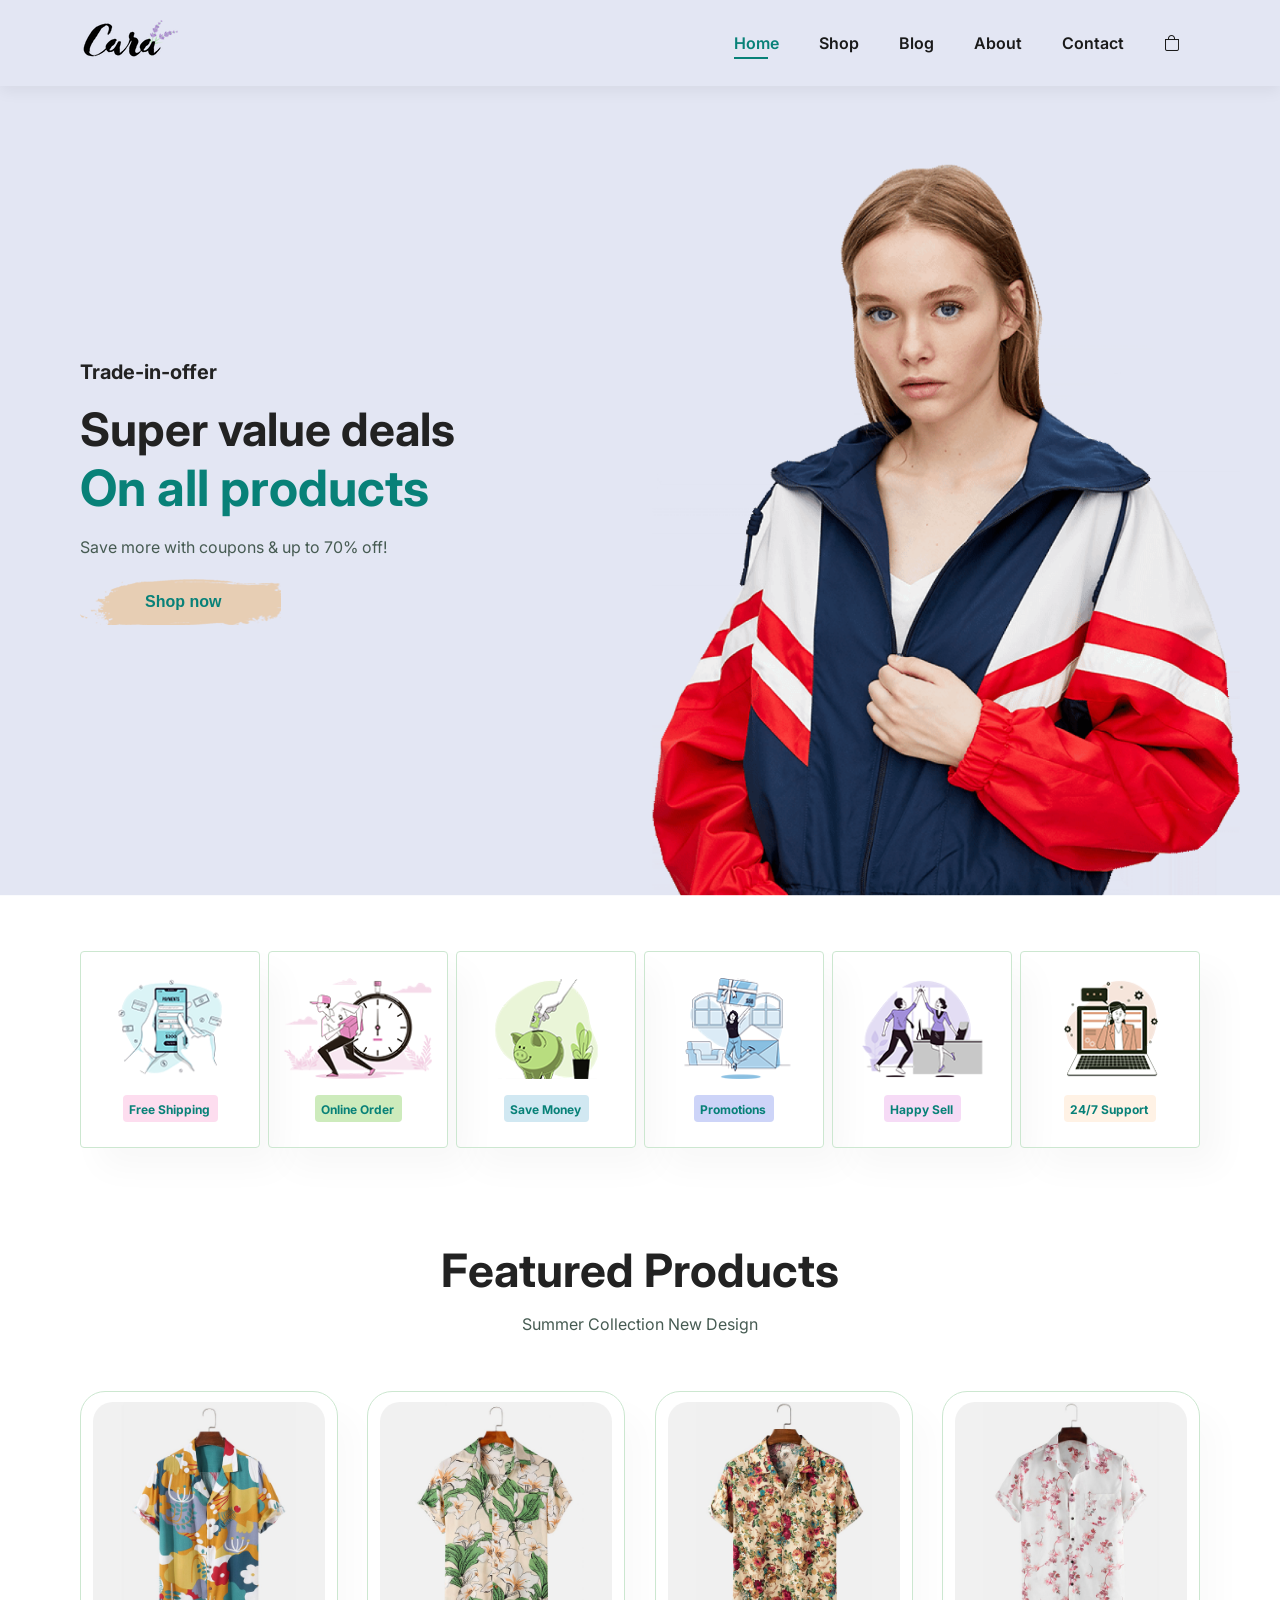
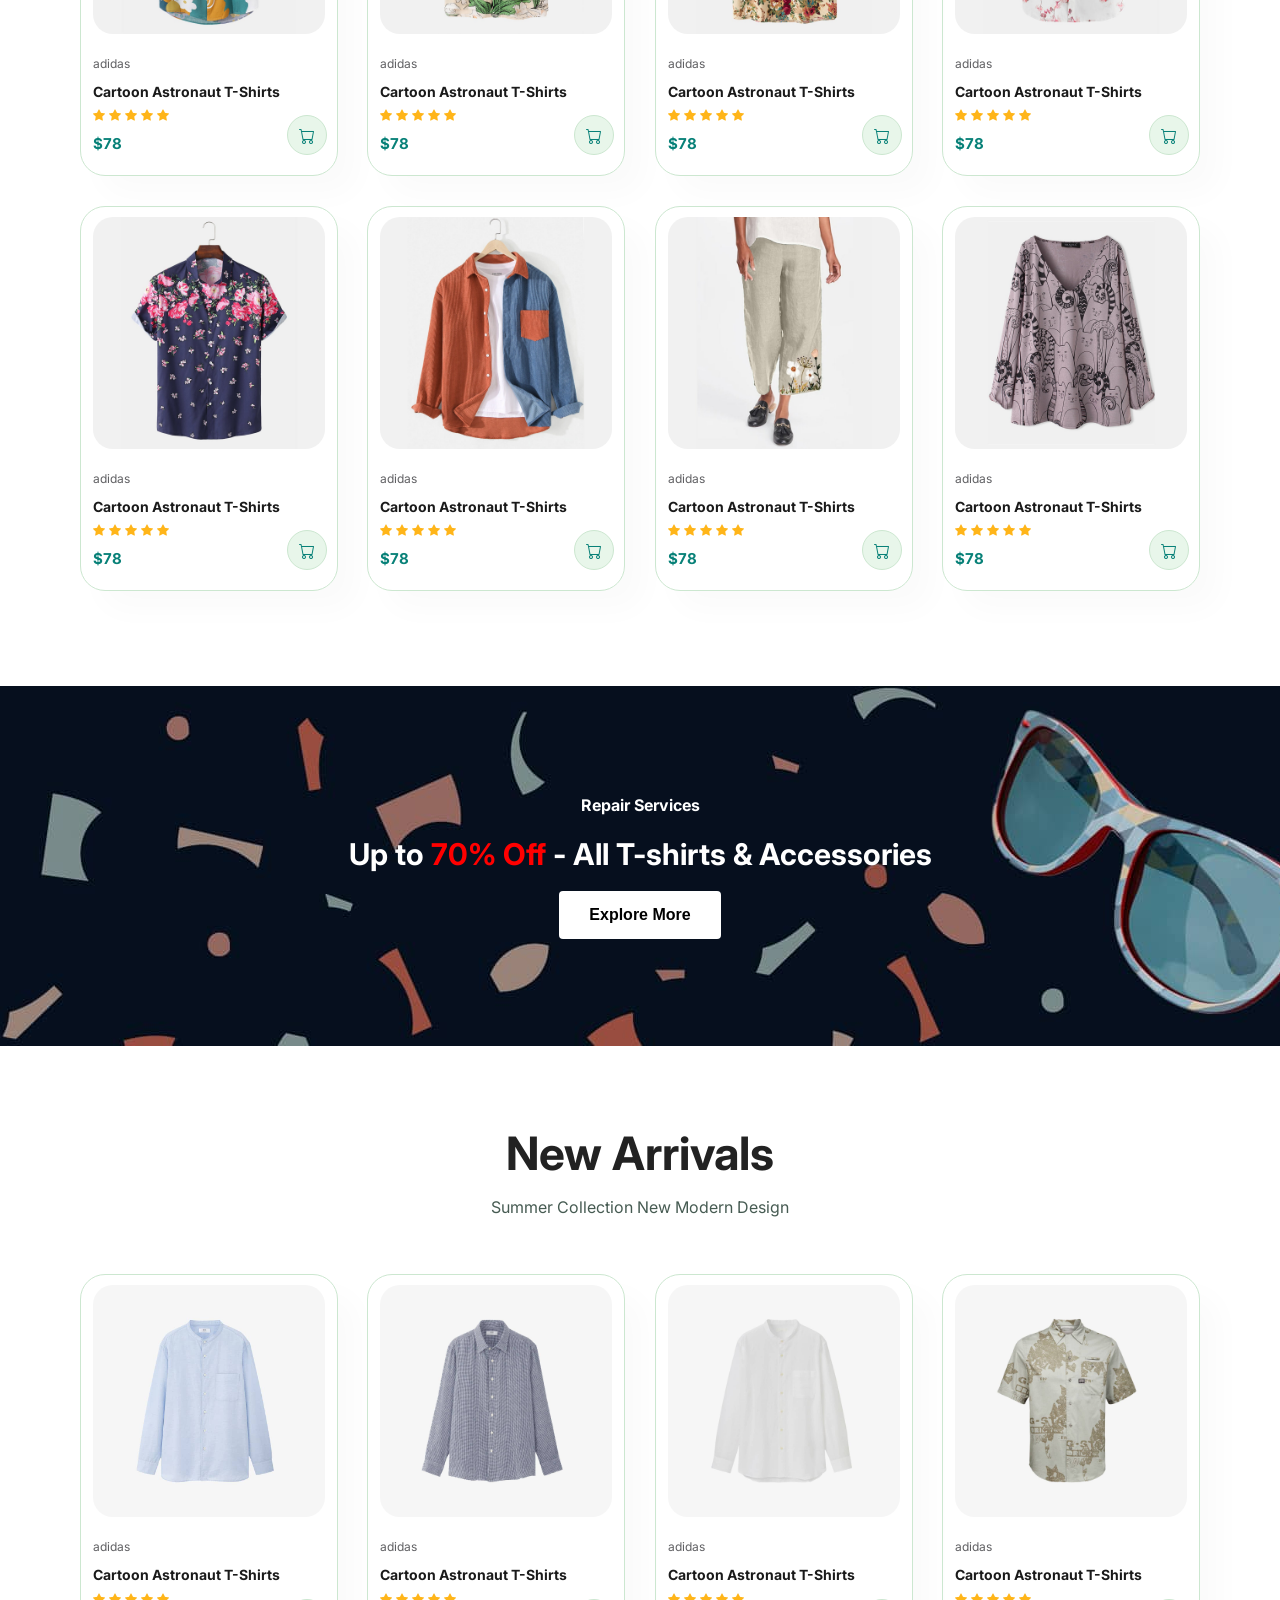
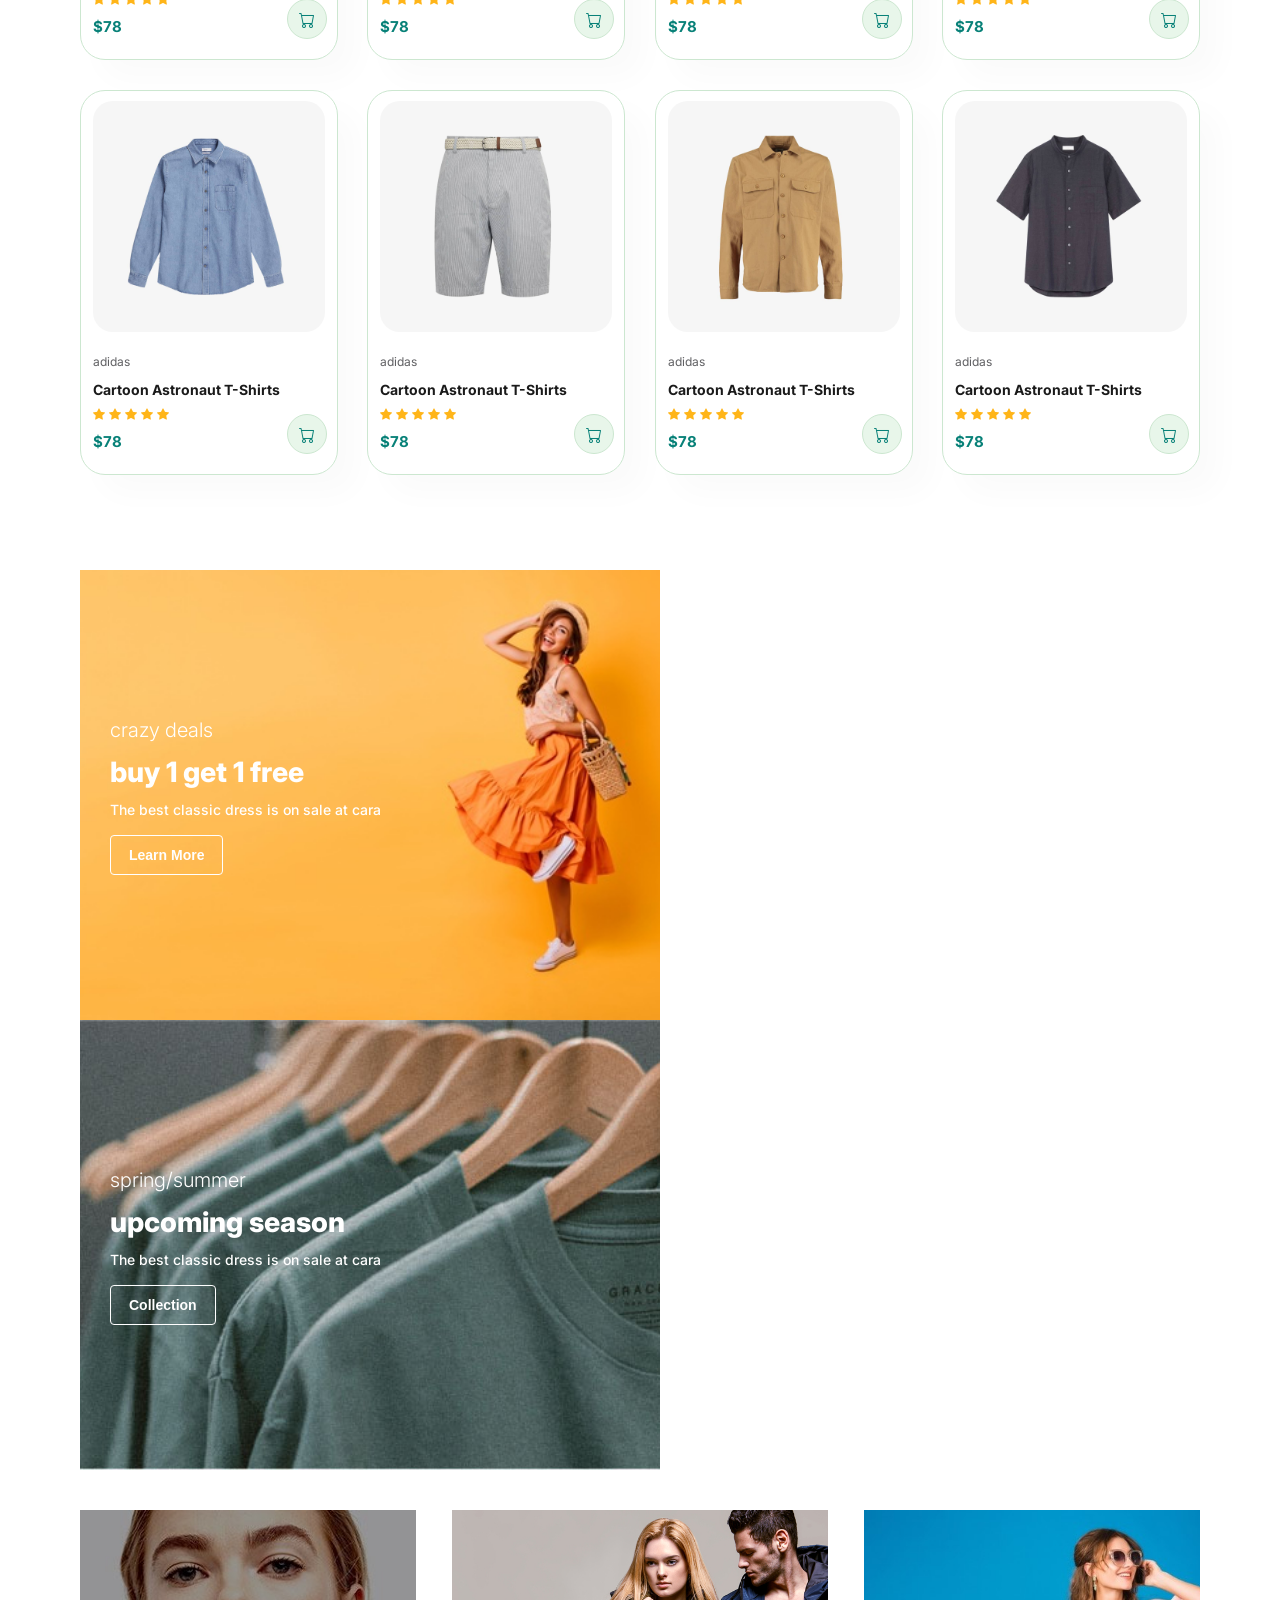
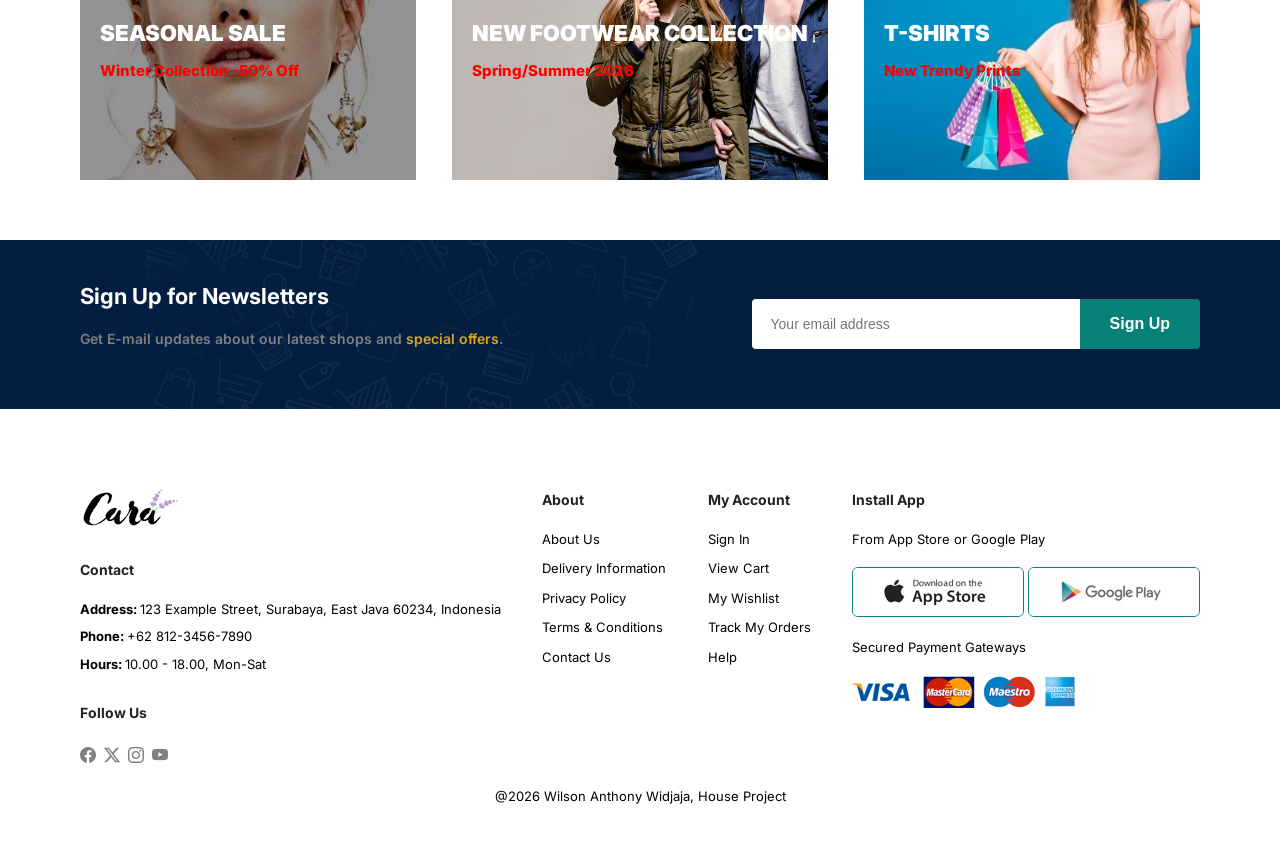
<file: index.html>
<!DOCTYPE html>
<html lang="en">
<head>
    <meta charset="UTF-8">
    <meta name="viewport" content="width=device-width, initial-scale=1.0">
    <title>Marketplace Tutorial</title>
    <link rel="stylesheet" href="https://cdn.jsdelivr.net/npm/bootstrap-icons@1.13.1/font/bootstrap-icons.min.css">
    <link rel="stylesheet" href="style.css">
</head>
<body>

    <section id="header">
        <a href="#"><img src="img/logo.png" alt=""></a>
        <div>
            <ul id="navbar">
                <li><a class="active" href="index.html">Home</a></li>
                <li><a class="inactive" href="shop.html">Shop</a></li>
                <li><a href="blog.html">Blog</a></li>
                <li><a href="about.html">About</a></li>
                <li><a href="contact.html">Contact</a></li>
                <li id="lg-bag"><a href="cart.html"><i class="bi bi-bag"></i></a></li>
                <a href="#" id="close"><i class="bi bi-x"></i></a>
            </ul>
        </div>
        <div id="mobile">
            <li><a href="cart.html"><i class="bi bi-bag"></i></a></li>
            <i id="bar" class="bi bi-list"></i>
        </div>
    </section>

    <section id="hero">
        <h4>Trade-in-offer</h4>
        <h2>Super value deals</h2>
        <h1>On all products</h1>
        <p>Save more with coupons & up to 70% off!</p>
        <button>Shop now</button>
    </section>

    <section id ="feature" class="section-p1">
        <div class="featurebox">
            <img src="img/features/f1.png" alt="">
            <h6>Free Shipping</h6>
        </div>
        <div class="featurebox">
            <img src="img/features/f2.png" alt="">
            <h6>Online Order</h6>
        </div>
        <div class="featurebox">
            <img src="img/features/f3.png" alt="">
            <h6>Save Money</h6>
        </div>
        <div class="featurebox">
            <img src="img/features/f4.png" alt="">
            <h6>Promotions</h6>
        </div>
        <div class="featurebox">
            <img src="img/features/f5.png" alt="">
            <h6>Happy Sell</h6>
        </div>
        <div class="featurebox">
            <img src="img/features/f6.png" alt="">
            <h6>24/7 Support</h6>
        </div>
    </section>

    <section id="product1" class="section-p1">
        <h2>Featured Products</h2>
        <p>Summer Collection New Design</p>
        <div class="pro-container">
            <div class="pro">
                <img src="img/products/f1.jpg" alt="">
                <div class="des">
                    <span>adidas</span>
                    <h5>Cartoon Astronaut T-Shirts</h5>
                    <div class="star">
                        <i class="bi bi-star-fill"></i>
                        <i class="bi bi-star-fill"></i>
                        <i class="bi bi-star-fill"></i>
                        <i class="bi bi-star-fill"></i>
                        <i class="bi bi-star-fill"></i>
                    </div>
                    <h4>$78</h4>
                </div>
                <a href="#"><i class="bi bi-cart cart"></i></a>
            </div>
            <div class="pro">
                <img src="img/products/f2.jpg" alt="">
                <div class="des">
                    <span>adidas</span>
                    <h5>Cartoon Astronaut T-Shirts</h5>
                    <div class="star">
                        <i class="bi bi-star-fill"></i>
                        <i class="bi bi-star-fill"></i>
                        <i class="bi bi-star-fill"></i>
                        <i class="bi bi-star-fill"></i>
                        <i class="bi bi-star-fill"></i>
                    </div>
                    <h4>$78</h4>
                </div>
                <a href="#"><i class="bi bi-cart cart"></i></a>
            </div>
            <div class="pro">
                <img src="img/products/f3.jpg" alt="">
                <div class="des">
                    <span>adidas</span>
                    <h5>Cartoon Astronaut T-Shirts</h5>
                    <div class="star">
                        <i class="bi bi-star-fill"></i>
                        <i class="bi bi-star-fill"></i>
                        <i class="bi bi-star-fill"></i>
                        <i class="bi bi-star-fill"></i>
                        <i class="bi bi-star-fill"></i>
                    </div>
                    <h4>$78</h4>
                </div>
                <a href="#"><i class="bi bi-cart cart"></i></a>
            </div>
            <div class="pro">
                <img src="img/products/f4.jpg" alt="">
                <div class="des">
                    <span>adidas</span>
                    <h5>Cartoon Astronaut T-Shirts</h5>
                    <div class="star">
                        <i class="bi bi-star-fill"></i>
                        <i class="bi bi-star-fill"></i>
                        <i class="bi bi-star-fill"></i>
                        <i class="bi bi-star-fill"></i>
                        <i class="bi bi-star-fill"></i>
                    </div>
                    <h4>$78</h4>
                </div>
                <a href="#"><i class="bi bi-cart cart"></i></a>
            </div>
            <div class="pro">
                <img src="img/products/f5.jpg" alt="">
                <div class="des">
                    <span>adidas</span>
                    <h5>Cartoon Astronaut T-Shirts</h5>
                    <div class="star">
                        <i class="bi bi-star-fill"></i>
                        <i class="bi bi-star-fill"></i>
                        <i class="bi bi-star-fill"></i>
                        <i class="bi bi-star-fill"></i>
                        <i class="bi bi-star-fill"></i>
                    </div>
                    <h4>$78</h4>
                </div>
                <a href="#"><i class="bi bi-cart cart"></i></a>
            </div>
            <div class="pro">
                <img src="img/products/f6.jpg" alt="">
                <div class="des">
                    <span>adidas</span>
                    <h5>Cartoon Astronaut T-Shirts</h5>
                    <div class="star">
                        <i class="bi bi-star-fill"></i>
                        <i class="bi bi-star-fill"></i>
                        <i class="bi bi-star-fill"></i>
                        <i class="bi bi-star-fill"></i>
                        <i class="bi bi-star-fill"></i>
                    </div>
                    <h4>$78</h4>
                </div>
                <a href="#"><i class="bi bi-cart cart"></i></a>
            </div>
            <div class="pro">
                <img src="img/products/f7.jpg" alt="">
                <div class="des">
                    <span>adidas</span>
                    <h5>Cartoon Astronaut T-Shirts</h5>
                    <div class="star">
                        <i class="bi bi-star-fill"></i>
                        <i class="bi bi-star-fill"></i>
                        <i class="bi bi-star-fill"></i>
                        <i class="bi bi-star-fill"></i>
                        <i class="bi bi-star-fill"></i>
                    </div>
                    <h4>$78</h4>
                </div>
                <a href="#"><i class="bi bi-cart cart"></i></a>
            </div>
            <div class="pro">
                <img src="img/products/f8.jpg" alt="">
                <div class="des">
                    <span>adidas</span>
                    <h5>Cartoon Astronaut T-Shirts</h5>
                    <div class="star">
                        <i class="bi bi-star-fill"></i>
                        <i class="bi bi-star-fill"></i>
                        <i class="bi bi-star-fill"></i>
                        <i class="bi bi-star-fill"></i>
                        <i class="bi bi-star-fill"></i>
                    </div>
                    <h4>$78</h4>
                </div>
                <a href="#"><i class="bi bi-cart cart"></i></a>
            </div>
        </div>
    </section>

    <section id="banner" class="section-m1">
        <h4>Repair Services</h4>
        <h2>Up to <span>70% Off </span>- All T-shirts & Accessories</h2>
        <button class="normal">Explore More</button>
    </section>

    <section id="product1" class="section-p1">
        <h2>New Arrivals</h2>
        <p>Summer Collection New Modern Design</p>
        <div class="pro-container">
            <div class="pro">
                <img src="img/products/n1.jpg" alt="">
                <div class="des">
                    <span>adidas</span>
                    <h5>Cartoon Astronaut T-Shirts</h5>
                    <div class="star">
                        <i class="bi bi-star-fill"></i>
                        <i class="bi bi-star-fill"></i>
                        <i class="bi bi-star-fill"></i>
                        <i class="bi bi-star-fill"></i>
                        <i class="bi bi-star-fill"></i>
                    </div>
                    <h4>$78</h4>
                </div>
                <a href="#"><i class="bi bi-cart cart"></i></a>
            </div>
            <div class="pro">
                <img src="img/products/n2.jpg" alt="">
                <div class="des">
                    <span>adidas</span>
                    <h5>Cartoon Astronaut T-Shirts</h5>
                    <div class="star">
                        <i class="bi bi-star-fill"></i>
                        <i class="bi bi-star-fill"></i>
                        <i class="bi bi-star-fill"></i>
                        <i class="bi bi-star-fill"></i>
                        <i class="bi bi-star-fill"></i>
                    </div>
                    <h4>$78</h4>
                </div>
                <a href="#"><i class="bi bi-cart cart"></i></a>
            </div>
            <div class="pro">
                <img src="img/products/n3.jpg" alt="">
                <div class="des">
                    <span>adidas</span>
                    <h5>Cartoon Astronaut T-Shirts</h5>
                    <div class="star">
                        <i class="bi bi-star-fill"></i>
                        <i class="bi bi-star-fill"></i>
                        <i class="bi bi-star-fill"></i>
                        <i class="bi bi-star-fill"></i>
                        <i class="bi bi-star-fill"></i>
                    </div>
                    <h4>$78</h4>
                </div>
                <a href="#"><i class="bi bi-cart cart"></i></a>
            </div>
            <div class="pro">
                <img src="img/products/n4.jpg" alt="">
                <div class="des">
                    <span>adidas</span>
                    <h5>Cartoon Astronaut T-Shirts</h5>
                    <div class="star">
                        <i class="bi bi-star-fill"></i>
                        <i class="bi bi-star-fill"></i>
                        <i class="bi bi-star-fill"></i>
                        <i class="bi bi-star-fill"></i>
                        <i class="bi bi-star-fill"></i>
                    </div>
                    <h4>$78</h4>
                </div>
                <a href="#"><i class="bi bi-cart cart"></i></a>
            </div>
            <div class="pro">
                <img src="img/products/n5.jpg" alt="">
                <div class="des">
                    <span>adidas</span>
                    <h5>Cartoon Astronaut T-Shirts</h5>
                    <div class="star">
                        <i class="bi bi-star-fill"></i>
                        <i class="bi bi-star-fill"></i>
                        <i class="bi bi-star-fill"></i>
                        <i class="bi bi-star-fill"></i>
                        <i class="bi bi-star-fill"></i>
                    </div>
                    <h4>$78</h4>
                </div>
                <a href="#"><i class="bi bi-cart cart"></i></a>
            </div>
            <div class="pro">
                <img src="img/products/n6.jpg" alt="">
                <div class="des">
                    <span>adidas</span>
                    <h5>Cartoon Astronaut T-Shirts</h5>
                    <div class="star">
                        <i class="bi bi-star-fill"></i>
                        <i class="bi bi-star-fill"></i>
                        <i class="bi bi-star-fill"></i>
                        <i class="bi bi-star-fill"></i>
                        <i class="bi bi-star-fill"></i>
                    </div>
                    <h4>$78</h4>
                </div>
                <a href="#"><i class="bi bi-cart cart"></i></a>
            </div>
            <div class="pro">
                <img src="img/products/n7.jpg" alt="">
                <div class="des">
                    <span>adidas</span>
                    <h5>Cartoon Astronaut T-Shirts</h5>
                    <div class="star">
                        <i class="bi bi-star-fill"></i>
                        <i class="bi bi-star-fill"></i>
                        <i class="bi bi-star-fill"></i>
                        <i class="bi bi-star-fill"></i>
                        <i class="bi bi-star-fill"></i>
                    </div>
                    <h4>$78</h4>
                </div>
                <a href="#"><i class="bi bi-cart cart"></i></a>
            </div>
            <div class="pro">
                <img src="img/products/n8.jpg" alt="">
                <div class="des">
                    <span>adidas</span>
                    <h5>Cartoon Astronaut T-Shirts</h5>
                    <div class="star">
                        <i class="bi bi-star-fill"></i>
                        <i class="bi bi-star-fill"></i>
                        <i class="bi bi-star-fill"></i>
                        <i class="bi bi-star-fill"></i>
                        <i class="bi bi-star-fill"></i>
                    </div>
                    <h4>$78</h4>
                </div>
                <a href="#"><i class="bi bi-cart cart"></i></a>
            </div>
        </div>
    </section>

    <section id="sm-banner" class="section-p1">
        <div class="banner-box">
            <h4>crazy deals</h4>
            <h2>buy 1 get 1 free</h2>
            <span>The best classic dress is on sale at cara</span>
            <button class="white">Learn More</button>
        </div>
        <div class="banner-box banner-box2">
            <h4>spring/summer</h4>
            <h2>upcoming season</h2>
            <span>The best classic dress is on sale at cara</span>
            <button class="white">Collection</button>
        </div>
    </section>

    <section id="banner3">
        <div class="banner-box">
            <h2>SEASONAL SALE</h2>
            <h3>Winter Collection -50% Off</h3>
        </div>
        <div class="banner-box banner-box2">
            <h2>NEW FOOTWEAR COLLECTION</h2>
            <h3>Spring/Summer 2026</h3>
        </div>
        <div class="banner-box banner-box3">
            <h2>T-SHIRTS</h2>
            <h3>New Trendy Prints</h3>
        </div>
    </section>

    <section id="newsletter" class="section-p1 section-m1">
        <div class="newstext">
            <h4>Sign Up for Newsletters</h4>
            <p>Get E-mail updates about our latest shops and <span>special offers</span>.</p>
        </div>
        <div class="form">
            <input type="text" placeholder="Your email address">
            <button class="normal">Sign Up</button>
        </div>
    </section>

    <footer class="section-p1">
        <div class="col">
            <img class="logo" src="img/logo.png" alt="">
            <h4>Contact</h4>
            <p><strong>Address: </strong> 123 Example Street, Surabaya, East Java 60234, Indonesia</p>
            <p><strong>Phone: </strong> +62 812-3456-7890</p>
            <p><strong>Hours: </strong> 10.00 - 18.00, Mon-Sat</p>
            <div class="follow">
                <h4>Follow Us</h4>
                <div class="icon">
                    <i class="bi bi-facebook"></i>
                    <i class="bi bi-twitter-x"></i>
                    <i class="bi bi-instagram"></i>
                    <i class="bi bi-youtube"></i>
                </div>
            </div>
        </div>

        <div class="col">
            <h4>About</h4>
            <a href="#">About Us</a>
            <a href="#">Delivery Information</a>
            <a href="#">Privacy Policy</a>
            <a href="#">Terms & Conditions</a>
            <a href="#">Contact Us</a>
        </div>

        <div class="col">
            <h4>My Account</h4>
            <a href="#">Sign In</a>
            <a href="#">View Cart</a>
            <a href="#">My Wishlist</a>
            <a href="#">Track My Orders</a>
            <a href="#">Help</a>
        </div>

        <div class="col install">
            <h4>Install App</h4>
            <p>From App Store or Google Play</p>
            <div class="row">
                <img src="img/pay/app.jpg" alt="">
                <img src="img/pay/play.jpg" alt="">
            </div>
            <p>Secured Payment Gateways</p>
            <img src="img/pay/pay.png" alt="">
        </div>

        <div class="copyright">
            <p>@2026 Wilson Anthony Widjaja, House Project</p>
        </div>
    </footer>

    <script src="script.js"></script>
</body>
</html>
</file>
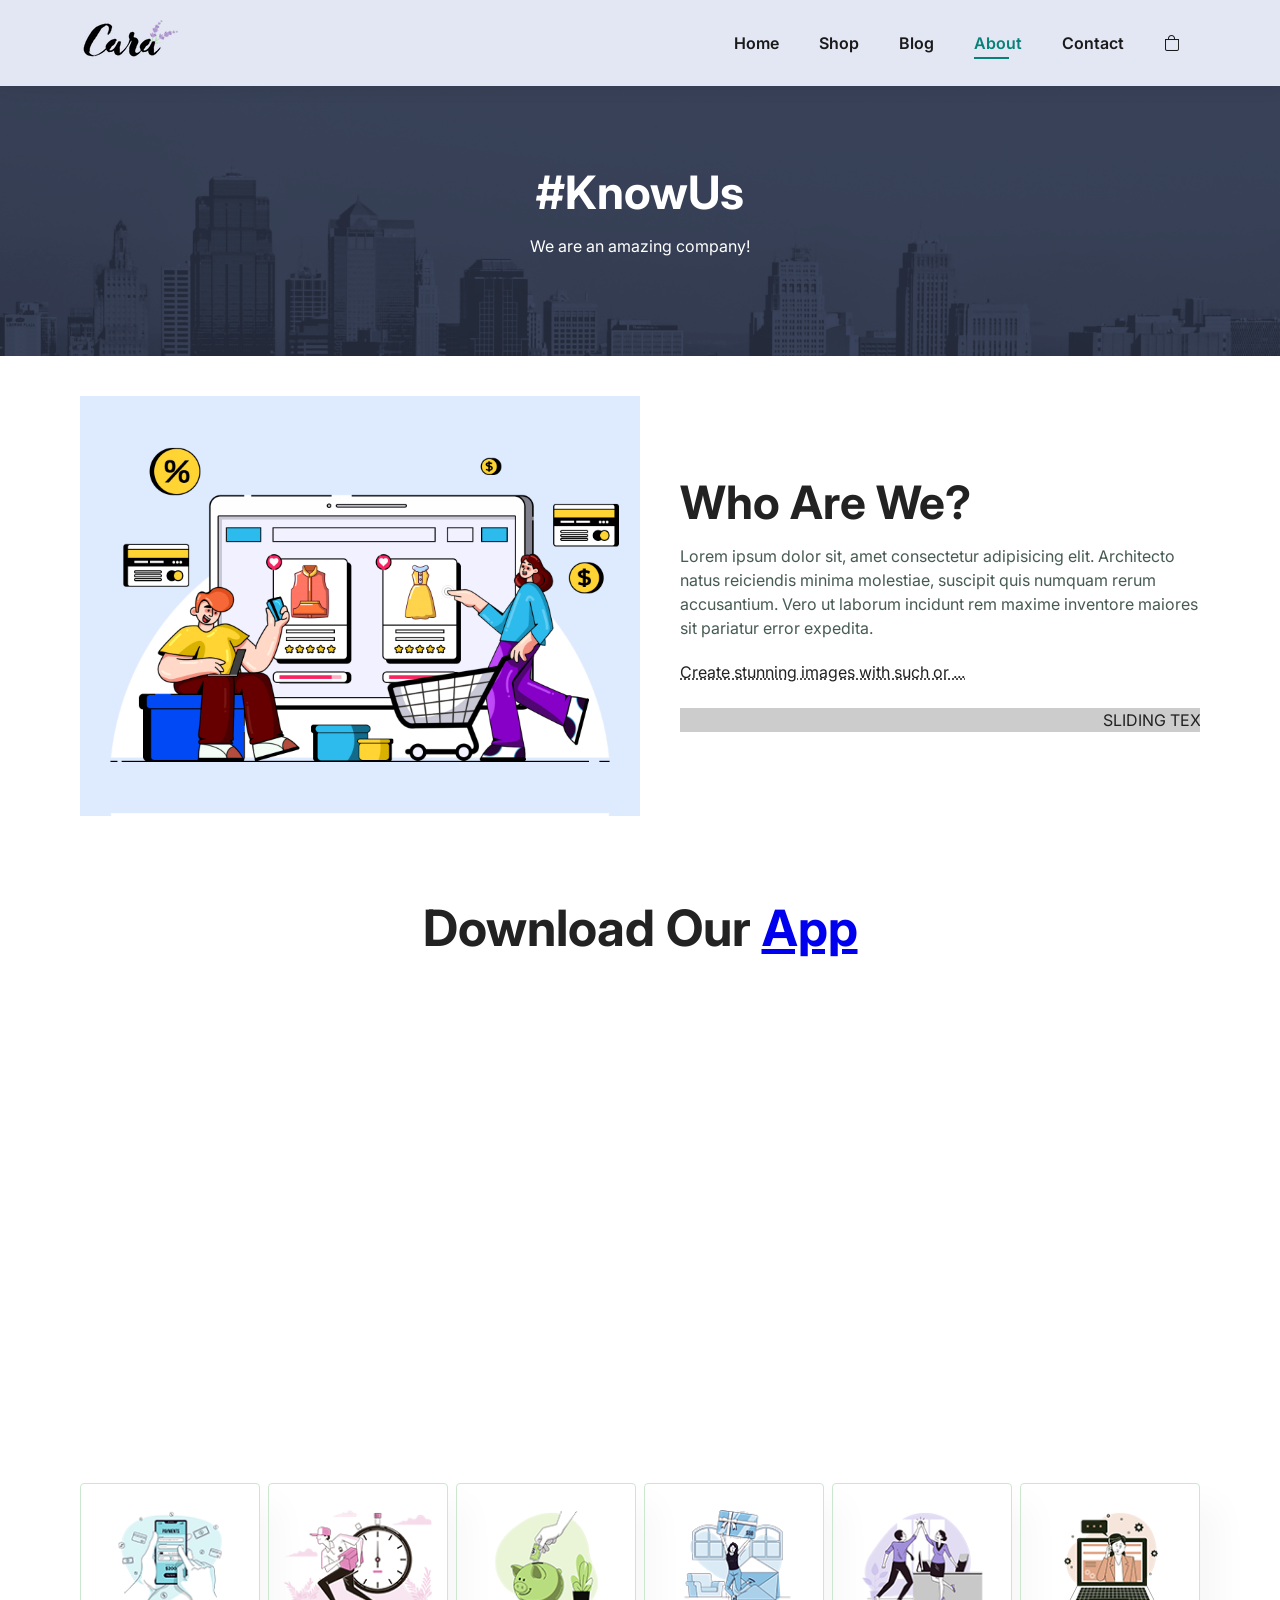
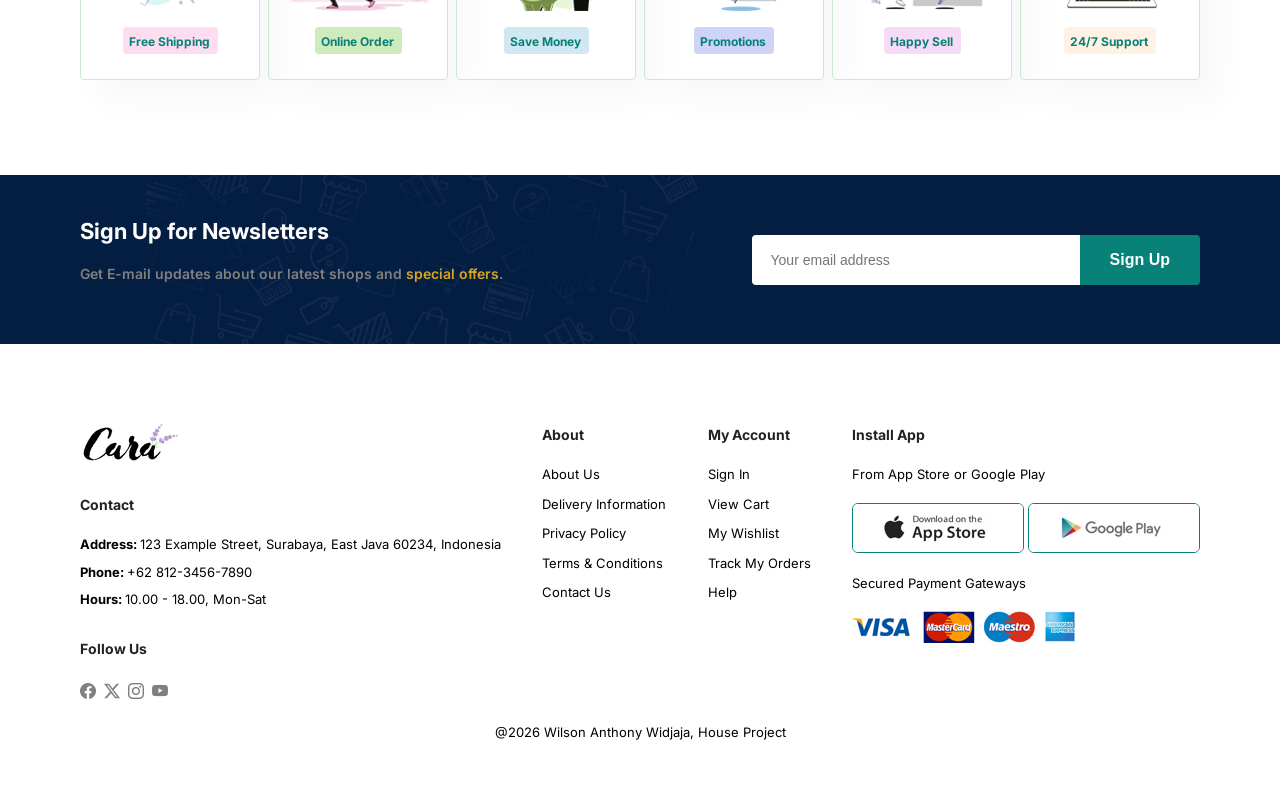
<file: about.html>
<!DOCTYPE html>
<html lang="en">
<head>
    <meta charset="UTF-8">
    <meta name="viewport" content="width=device-width, initial-scale=1.0">
    <title>Marketplace Tutorial</title>
    <link rel="stylesheet" href="https://cdn.jsdelivr.net/npm/bootstrap-icons@1.13.1/font/bootstrap-icons.min.css">
    <link rel="stylesheet" href="style.css">
</head>
<body>

    <section id="header">
        <a href="#"><img src="img/logo.png" alt=""></a>
        <div>
            <ul id="navbar">
                <li><a href="index.html">Home</a></li>
                <li><a href="shop.html">Shop</a></li>
                <li><a href="blog.html">Blog</a></li>
                <li><a class="active" href="about.html">About</a></li>
                <li><a href="contact.html">Contact</a></li>
                <li id="lg-bag"><a href="checkout.html"><i class="bi bi-bag"></i></a></li>
                <a href="#" id="close"><i class="bi bi-x"></i></a>
            </ul>
        </div>
        <div id="mobile">
            <li><a href="checkout.html"><i class="bi bi-bag"></i></a></li>
            <i id="bar" class="bi bi-list"></i>
        </div>
    </section>

    <section id="page-header" class="about-header">

        <h2>#KnowUs</h2>

        <p>We are an amazing company!</p>

    </section>

    <section id="about-head" class="section-p1">
        <img src="img/about/a6.jpg" alt="">
        <div>
            <h2>Who Are We?</h2>
            <p>Lorem ipsum dolor sit, amet consectetur adipisicing elit. Architecto natus reiciendis minima molestiae, suscipit quis numquam rerum accusantium. Vero ut laborum incidunt rem maxime inventore maiores sit pariatur error expedita.</p>
            <abbr title="">Create stunning images with such or ...</abbr>

            <br><br>
            <marquee bgcolor="#ccc" loop="-1" scrollamount="5" width="100%">SLIDING TEXT HERE SLIDING TEXT HERE</marquee>
        </div>
    </section>

    <section id="about-app" class="section-p1">
        <h1>Download Our <a href="#">App</a></h1>
        <div class="video">
            <video autoplay muted loop src="img/about/1.mp4"></video>
        </div>
    </section>

    <section id ="feature" class="section-p1">
        <div class="featurebox">
            <img src="img/features/f1.png" alt="">
            <h6>Free Shipping</h6>
        </div>
        <div class="featurebox">
            <img src="img/features/f2.png" alt="">
            <h6>Online Order</h6>
        </div>
        <div class="featurebox">
            <img src="img/features/f3.png" alt="">
            <h6>Save Money</h6>
        </div>
        <div class="featurebox">
            <img src="img/features/f4.png" alt="">
            <h6>Promotions</h6>
        </div>
        <div class="featurebox">
            <img src="img/features/f5.png" alt="">
            <h6>Happy Sell</h6>
        </div>
        <div class="featurebox">
            <img src="img/features/f6.png" alt="">
            <h6>24/7 Support</h6>
        </div>
    </section>

    <section id="newsletter" class="section-p1 section-m1">
        <div class="newstext">
            <h4>Sign Up for Newsletters</h4>
            <p>Get E-mail updates about our latest shops and <span>special offers</span>.</p>
        </div>
        <div class="form">
            <input type="text" placeholder="Your email address">
            <button class="normal">Sign Up</button>
        </div>
    </section>   

    <footer class="section-p1">
        <div class="col">
            <img class="logo" src="img/logo.png" alt="">
            <h4>Contact</h4>
            <p><strong>Address: </strong> 123 Example Street, Surabaya, East Java 60234, Indonesia</p>
            <p><strong>Phone: </strong> +62 812-3456-7890</p>
            <p><strong>Hours: </strong> 10.00 - 18.00, Mon-Sat</p>
            <div class="follow">
                <h4>Follow Us</h4>
                <div class="icon">
                    <i class="bi bi-facebook"></i>
                    <i class="bi bi-twitter-x"></i>
                    <i class="bi bi-instagram"></i>
                    <i class="bi bi-youtube"></i>
                </div>
            </div>
        </div>

        <div class="col">
            <h4>About</h4>
            <a href="#">About Us</a>
            <a href="#">Delivery Information</a>
            <a href="#">Privacy Policy</a>
            <a href="#">Terms & Conditions</a>
            <a href="#">Contact Us</a>
        </div>

        <div class="col">
            <h4>My Account</h4>
            <a href="#">Sign In</a>
            <a href="#">View Cart</a>
            <a href="#">My Wishlist</a>
            <a href="#">Track My Orders</a>
            <a href="#">Help</a>
        </div>

        <div class="col install">
            <h4>Install App</h4>
            <p>From App Store or Google Play</p>
            <div class="row">
                <img src="img/pay/app.jpg" alt="">
                <img src="img/pay/play.jpg" alt="">
            </div>
            <p>Secured Payment Gateways</p>
            <img src="img/pay/pay.png" alt="">
        </div>

        <div class="copyright">
            <p>@2026 Wilson Anthony Widjaja, House Project</p>
        </div>
    </footer>

    <script src="script.js"></script>
</body>
</html>
</file>
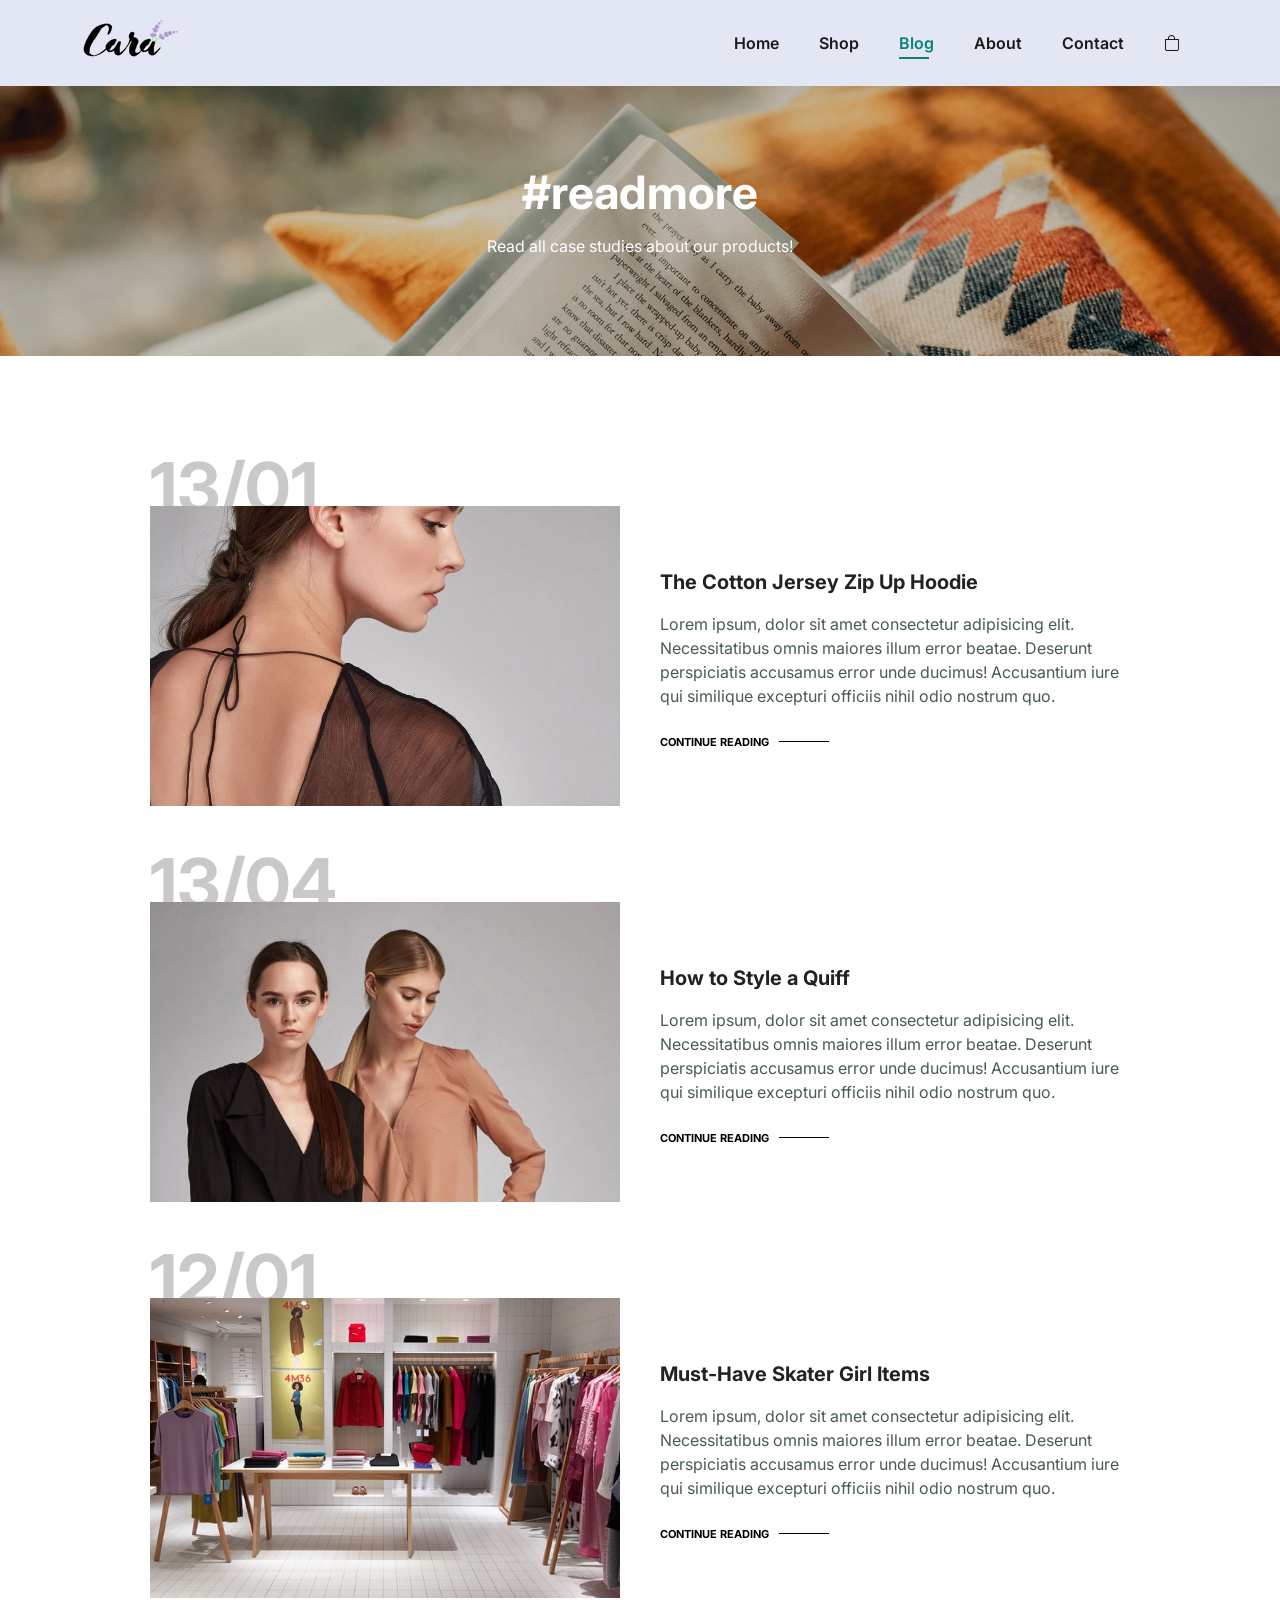
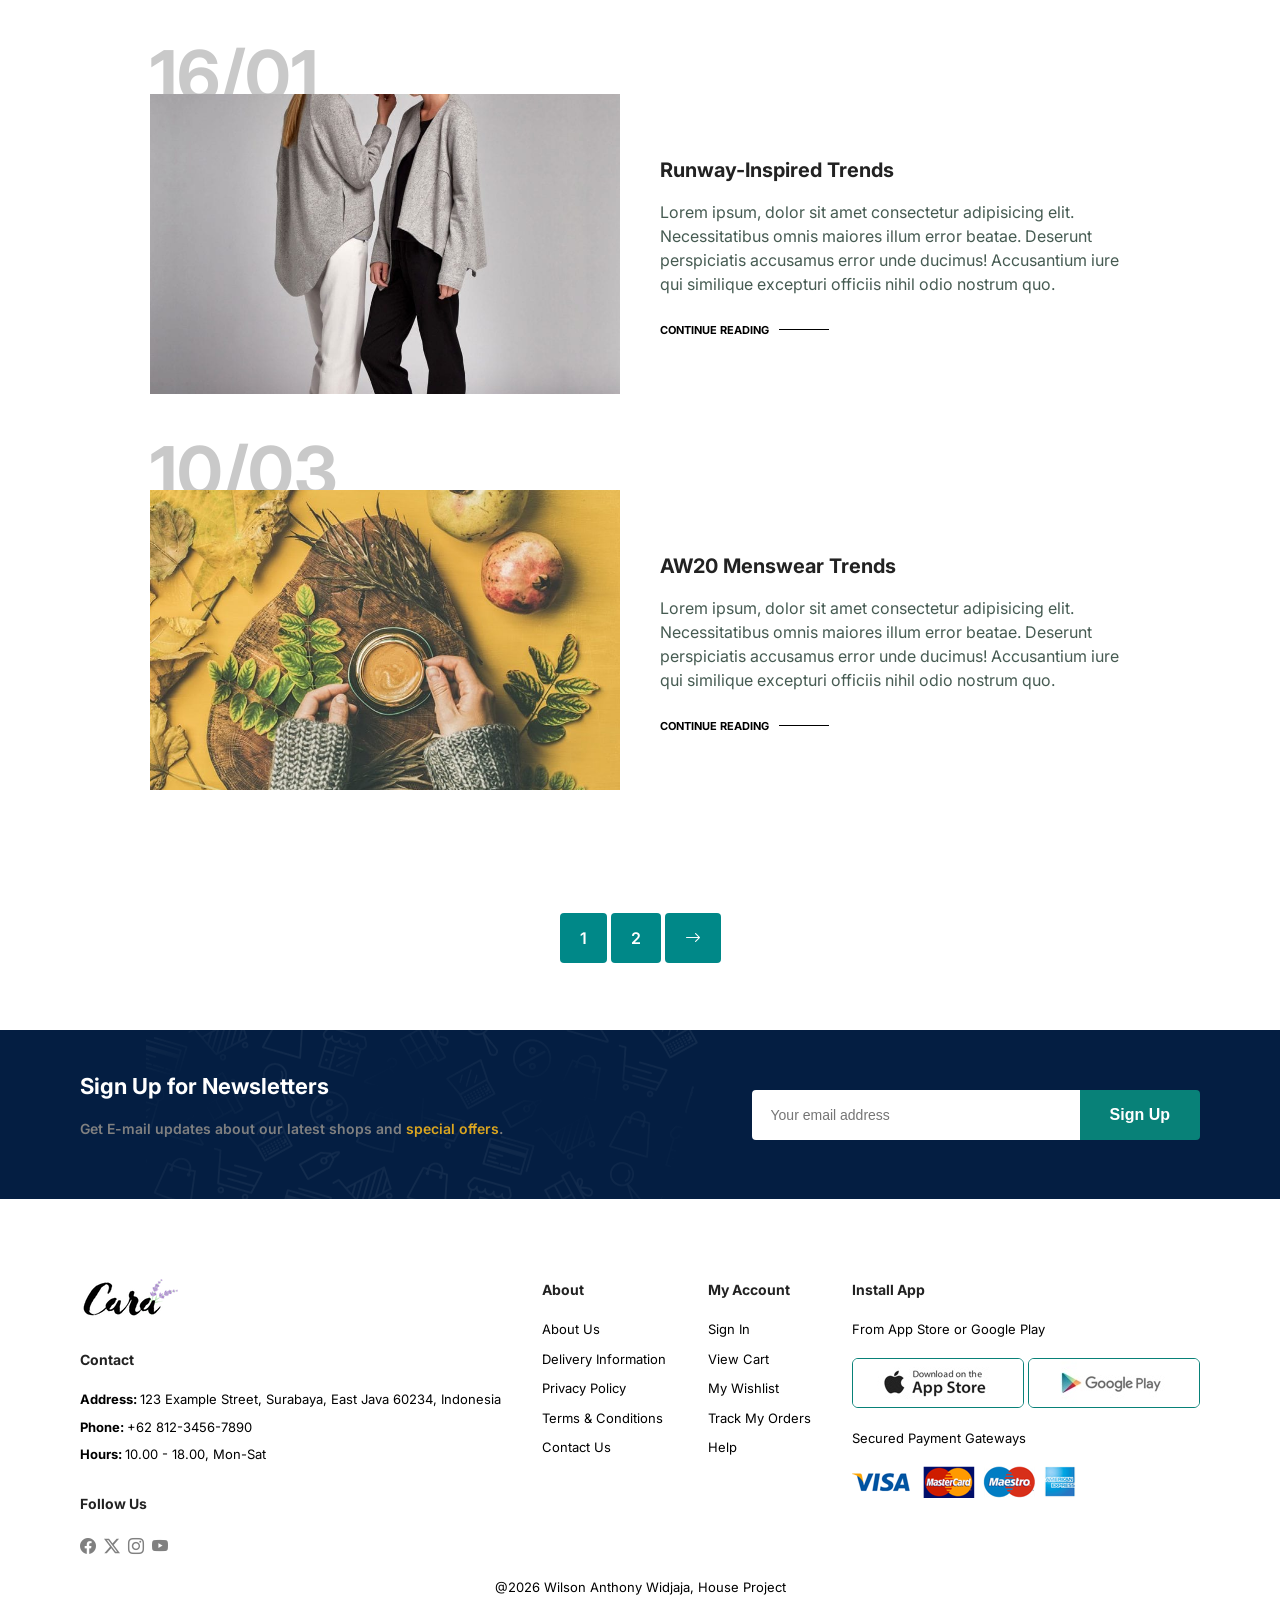
<file: blog.html>
<!DOCTYPE html>
<html lang="en">
<head>
    <meta charset="UTF-8">
    <meta name="viewport" content="width=device-width, initial-scale=1.0">
    <title>Marketplace Tutorial</title>
    <link rel="stylesheet" href="https://cdn.jsdelivr.net/npm/bootstrap-icons@1.13.1/font/bootstrap-icons.min.css">
    <link rel="stylesheet" href="style.css">
</head>
<body>

    <section id="header">
        <a href="#"><img src="img/logo.png" alt=""></a>
        <div>
            <ul id="navbar">
                <li><a href="index.html">Home</a></li>
                <li><a href="shop.html">Shop</a></li>
                <li><a class="active" href="blog.html">Blog</a></li>
                <li><a href="about.html">About</a></li>
                <li><a href="contact.html">Contact</a></li>
                <li id="lg-bag"><a href="cart.html"><i class="bi bi-bag"></i></a></li>
                <a href="#" id="close"><i class="bi bi-x"></i></a>
            </ul>
        </div>
        <div id="mobile">
            <li><a href="cart.html"><i class="bi bi-bag"></i></a></li>
            <i id="bar" class="bi bi-list"></i>
        </div>
    </section>

    <section id="page-header" class="blog-header">

        <h2>#readmore</h2>

        <p>Read all case studies about our products!</p>

    </section>

    <section id="blog">
        <div class="blog-box">
            <div class="blog-img">
                <img src="img/blog/b1.jpg" alt="">
            </div>
            <div class="blog-details">
                <h4>The Cotton Jersey Zip Up Hoodie</h4>
                <p>Lorem ipsum, dolor sit amet consectetur adipisicing elit. Necessitatibus omnis maiores illum error beatae. Deserunt perspiciatis accusamus error unde ducimus! Accusantium iure qui similique excepturi officiis nihil odio nostrum quo.</p>
                <a href="#">CONTINUE READING</a>
            </div>
            <h1>13/01</h1>
        </div>
                <div class="blog-box">
            <div class="blog-img">
                <img src="img/blog/b2.jpg" alt="">
            </div>
            <div class="blog-details">
                <h4>How to Style a Quiff</h4>
                <p>Lorem ipsum, dolor sit amet consectetur adipisicing elit. Necessitatibus omnis maiores illum error beatae. Deserunt perspiciatis accusamus error unde ducimus! Accusantium iure qui similique excepturi officiis nihil odio nostrum quo.</p>
                <a href="#">CONTINUE READING</a>
            </div>
            <h1>13/04</h1>
        </div>
                <div class="blog-box">
            <div class="blog-img">
                <img src="img/blog/b3.jpg" alt="">
            </div>
            <div class="blog-details">
                <h4>Must-Have Skater Girl Items</h4>
                <p>Lorem ipsum, dolor sit amet consectetur adipisicing elit. Necessitatibus omnis maiores illum error beatae. Deserunt perspiciatis accusamus error unde ducimus! Accusantium iure qui similique excepturi officiis nihil odio nostrum quo.</p>
                <a href="#">CONTINUE READING</a>
            </div>
            <h1>12/01</h1>
        </div>
                <div class="blog-box">
            <div class="blog-img">
                <img src="img/blog/b4.jpg" alt="">
            </div>
            <div class="blog-details">
                <h4>Runway-Inspired Trends</h4>
                <p>Lorem ipsum, dolor sit amet consectetur adipisicing elit. Necessitatibus omnis maiores illum error beatae. Deserunt perspiciatis accusamus error unde ducimus! Accusantium iure qui similique excepturi officiis nihil odio nostrum quo.</p>
                <a href="#">CONTINUE READING</a>
            </div>
            <h1>16/01</h1>
        </div>
                <div class="blog-box">
            <div class="blog-img">
                <img src="img/blog/b6.jpg" alt="">
            </div>
            <div class="blog-details">
                <h4>AW20 Menswear Trends</h4>
                <p>Lorem ipsum, dolor sit amet consectetur adipisicing elit. Necessitatibus omnis maiores illum error beatae. Deserunt perspiciatis accusamus error unde ducimus! Accusantium iure qui similique excepturi officiis nihil odio nostrum quo.</p>
                <a href="#">CONTINUE READING</a>
            </div>
            <h1>10/03</h1>
        </div>
    </section>

    <section id="pagination" class="section-p1">
        <a href="#">1</a>
        <a href="#">2</a>
        <a href="#"><i class="bi bi-arrow-right"></i></a>
    </section>

    <section id="newsletter" class="section-p1 section-m1">
        <div class="newstext">
            <h4>Sign Up for Newsletters</h4>
            <p>Get E-mail updates about our latest shops and <span>special offers</span>.</p>
        </div>
        <div class="form">
            <input type="text" placeholder="Your email address">
            <button class="normal">Sign Up</button>
        </div>
    </section>

    <footer class="section-p1">
        <div class="col">
            <img class="logo" src="img/logo.png" alt="">
            <h4>Contact</h4>
            <p><strong>Address: </strong> 123 Example Street, Surabaya, East Java 60234, Indonesia</p>
            <p><strong>Phone: </strong> +62 812-3456-7890</p>
            <p><strong>Hours: </strong> 10.00 - 18.00, Mon-Sat</p>
            <div class="follow">
                <h4>Follow Us</h4>
                <div class="icon">
                    <i class="bi bi-facebook"></i>
                    <i class="bi bi-twitter-x"></i>
                    <i class="bi bi-instagram"></i>
                    <i class="bi bi-youtube"></i>
                </div>
            </div>
        </div>

        <div class="col">
            <h4>About</h4>
            <a href="#">About Us</a>
            <a href="#">Delivery Information</a>
            <a href="#">Privacy Policy</a>
            <a href="#">Terms & Conditions</a>
            <a href="#">Contact Us</a>
        </div>

        <div class="col">
            <h4>My Account</h4>
            <a href="#">Sign In</a>
            <a href="#">View Cart</a>
            <a href="#">My Wishlist</a>
            <a href="#">Track My Orders</a>
            <a href="#">Help</a>
        </div>

        <div class="col install">
            <h4>Install App</h4>
            <p>From App Store or Google Play</p>
            <div class="row">
                <img src="img/pay/app.jpg" alt="">
                <img src="img/pay/play.jpg" alt="">
            </div>
            <p>Secured Payment Gateways</p>
            <img src="img/pay/pay.png" alt="">
        </div>

        <div class="copyright">
            <p>@2026 Wilson Anthony Widjaja, House Project</p>
        </div>
    </footer>

    <script src="script.js"></script>
</body>
</html>
</file>
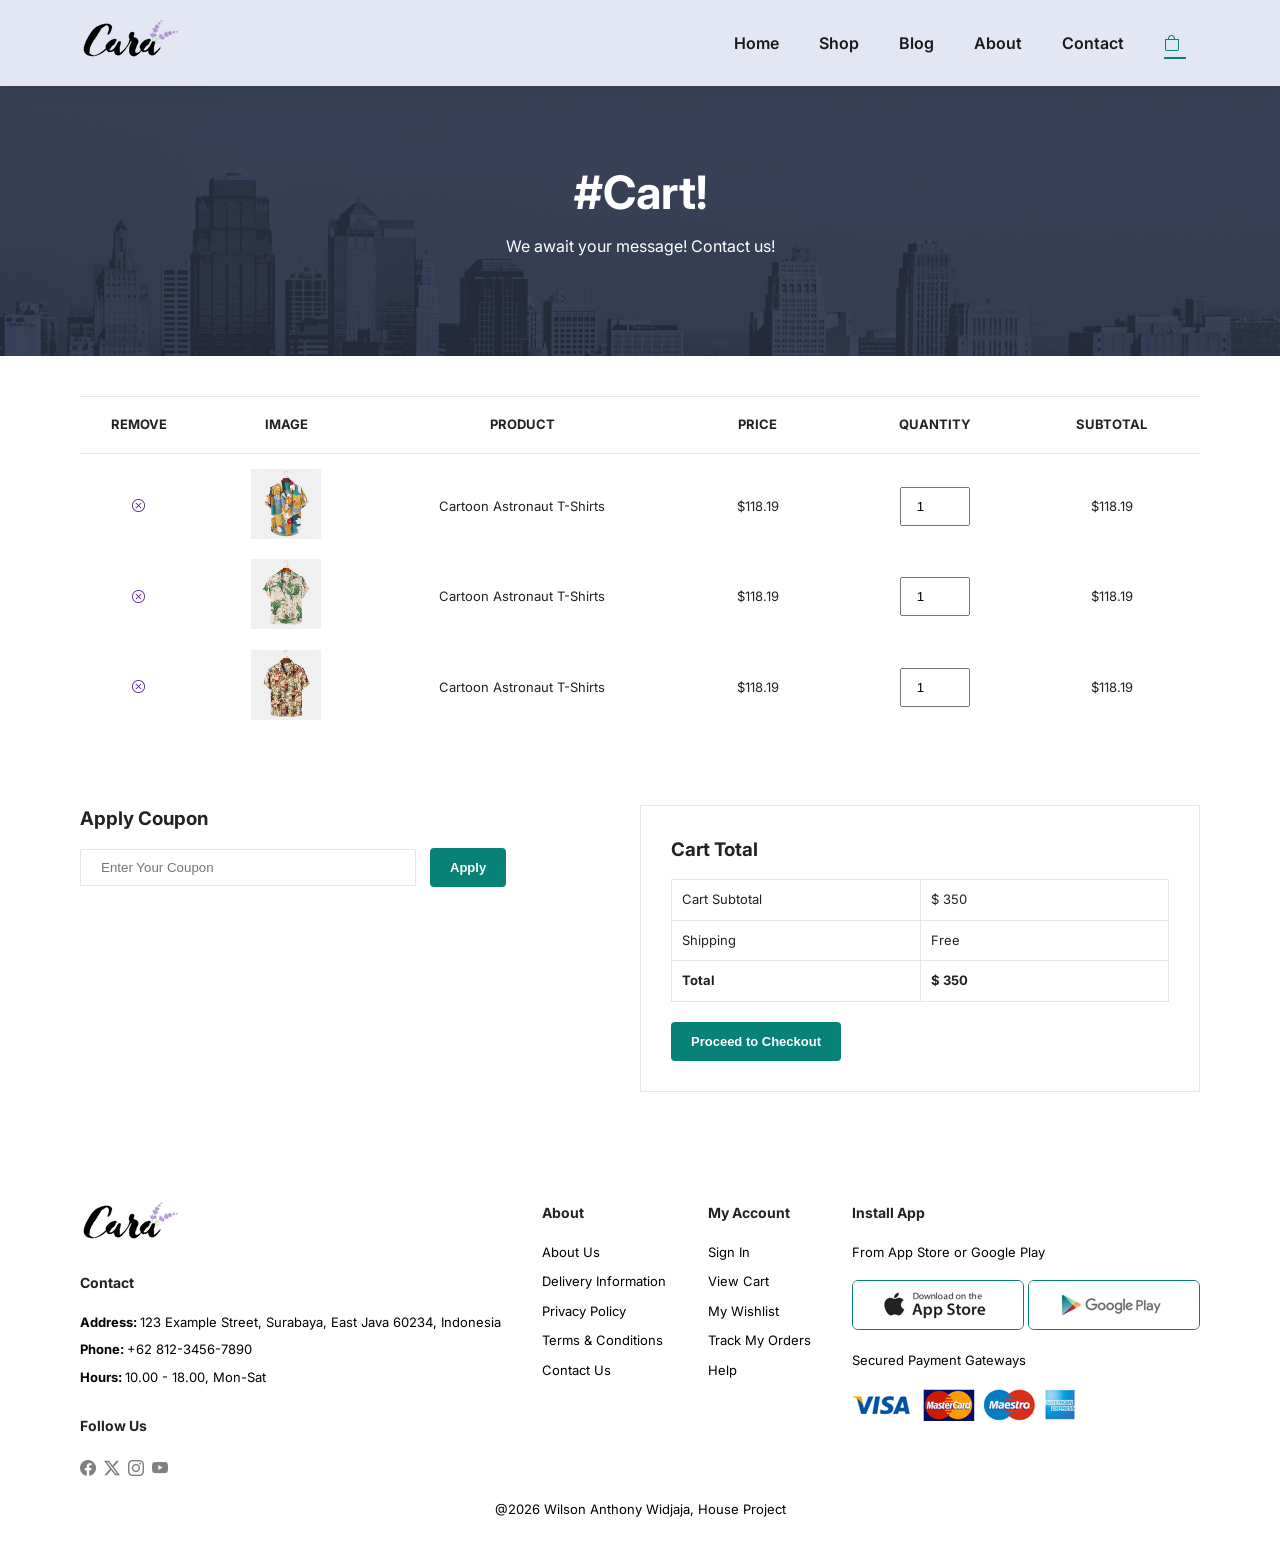
<file: cart.html>
<!DOCTYPE html>
<html lang="en">
<head>
    <meta charset="UTF-8">
    <meta name="viewport" content="width=device-width, initial-scale=1.0">
    <title>Marketplace Tutorial</title>
    <link rel="stylesheet" href="https://cdn.jsdelivr.net/npm/bootstrap-icons@1.13.1/font/bootstrap-icons.min.css">
    <link rel="stylesheet" href="style.css">
</head>
<body>

    <section id="header">
        <a href="#"><img src="img/logo.png" alt=""></a>
        <div>
            <ul id="navbar">
                <li><a href="index.html">Home</a></li>
                <li><a href="shop.html">Shop</a></li>
                <li><a href="blog.html">Blog</a></li>
                <li><a href="about.html">About</a></li>
                <li><a href="contact.html">Contact</a></li>
                <li id="lg-bag"><a class="active" href="cart.html"><i class="bi bi-bag"></i></a></li>
                <a href="#" id="close"><i class="bi bi-x"></i></a>
            </ul>
        </div>
        <div id="mobile">
            <li><a href="cart.html"><i class="bi bi-bag"></i></a></li>
            <i id="bar" class="bi bi-list"></i>
        </div>
    </section>

    <section id="page-header" class="about-header">

        <h2>#Cart!</h2>

        <p>We await your message! Contact us!</p>

    </section>

    <section id="cart" class="section-p1">
        <table width="100%">
            <thead>
                <tr>
                    <td>Remove</td>
                    <td>Image</td>
                    <td>Product</td>
                    <td>Price</td>
                    <td>Quantity</td>
                    <td>Subtotal</td>
                </tr>
            </thead>
            <tbody>
                <tr>
                    <td><a href=""><i class="bi bi-x-circle"></i></a></td>
                    <td><img src="img/products/f1.jpg" alt=""></td>
                    <td>Cartoon Astronaut T-Shirts</td>
                    <td>$118.19</td>
                    <td><input type="number" value="1"></td>
                    <td>$118.19</td>
                </tr>
                <tr>
                    <td><a href=""><i class="bi bi-x-circle"></i></a></td>
                    <td><img src="img/products/f2.jpg" alt=""></td>
                    <td>Cartoon Astronaut T-Shirts</td>
                    <td>$118.19</td>
                    <td><input type="number" value="1"></td>
                    <td>$118.19</td>
                </tr>
                <tr>
                    <td><a href=""><i class="bi bi-x-circle"></i></a></td>
                    <td><img src="img/products/f3.jpg" alt=""></td>
                    <td>Cartoon Astronaut T-Shirts</td>
                    <td>$118.19</td>
                    <td><input type="number" value="1"></td>
                    <td>$118.19</td>
                </tr>
            </tbody>
        </table>
    </section>

    <section id="cart-add" class="section-p1">
        <div id="coupon">
            <h3>Apply Coupon</h3>
            <div>
                <input type="text" placeholder="Enter Your Coupon">
                <button class="normal">Apply</button>
            </div>
        </div>

        <div id="subtotal">
            <h3>Cart Total</h3>
            <table>
                <tr>
                    <td>Cart Subtotal</td>
                    <td>$ 350</td>
                </tr>
                <tr>
                    <td>Shipping</td>
                    <td>Free</td>
                </tr>
                <tr>
                    <td><strong>Total</strong></td>
                    <td><strong>$ 350</strong></td>
                </tr>
            </table>
            <button class="normal">Proceed to Checkout</button>
        </div>
    </section>

    <footer class="section-p1">
        <div class="col">
            <img class="logo" src="img/logo.png" alt="">
            <h4>Contact</h4>
            <p><strong>Address: </strong> 123 Example Street, Surabaya, East Java 60234, Indonesia</p>
            <p><strong>Phone: </strong> +62 812-3456-7890</p>
            <p><strong>Hours: </strong> 10.00 - 18.00, Mon-Sat</p>
            <div class="follow">
                <h4>Follow Us</h4>
                <div class="icon">
                    <i class="bi bi-facebook"></i>
                    <i class="bi bi-twitter-x"></i>
                    <i class="bi bi-instagram"></i>
                    <i class="bi bi-youtube"></i>
                </div>
            </div>
        </div>

        <div class="col">
            <h4>About</h4>
            <a href="#">About Us</a>
            <a href="#">Delivery Information</a>
            <a href="#">Privacy Policy</a>
            <a href="#">Terms & Conditions</a>
            <a href="#">Contact Us</a>
        </div>

        <div class="col">
            <h4>My Account</h4>
            <a href="#">Sign In</a>
            <a href="#">View Cart</a>
            <a href="#">My Wishlist</a>
            <a href="#">Track My Orders</a>
            <a href="#">Help</a>
        </div>

        <div class="col install">
            <h4>Install App</h4>
            <p>From App Store or Google Play</p>
            <div class="row">
                <img src="img/pay/app.jpg" alt="">
                <img src="img/pay/play.jpg" alt="">
            </div>
            <p>Secured Payment Gateways</p>
            <img src="img/pay/pay.png" alt="">
        </div>

        <div class="copyright">
            <p>@2026 Wilson Anthony Widjaja, House Project</p>
        </div>
    </footer>

    <script src="script.js"></script>
</body>
</html>
</file>
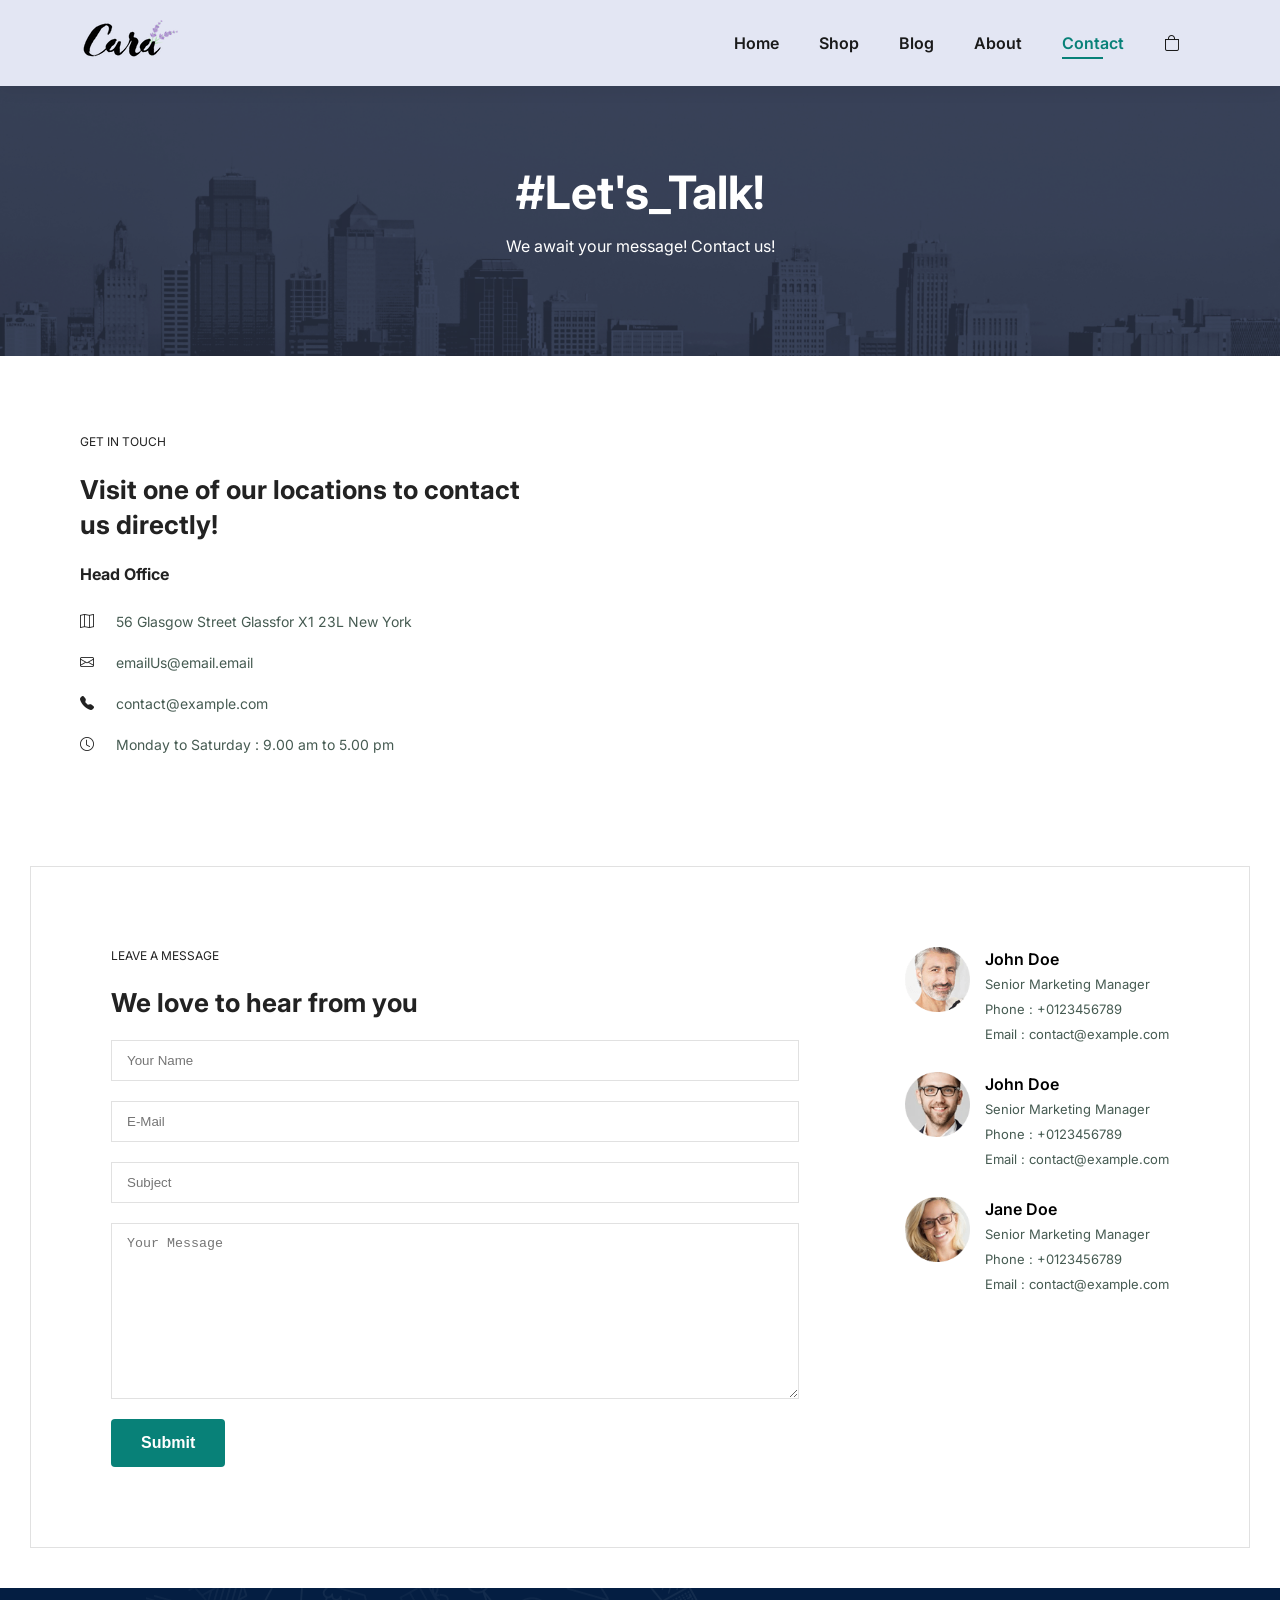
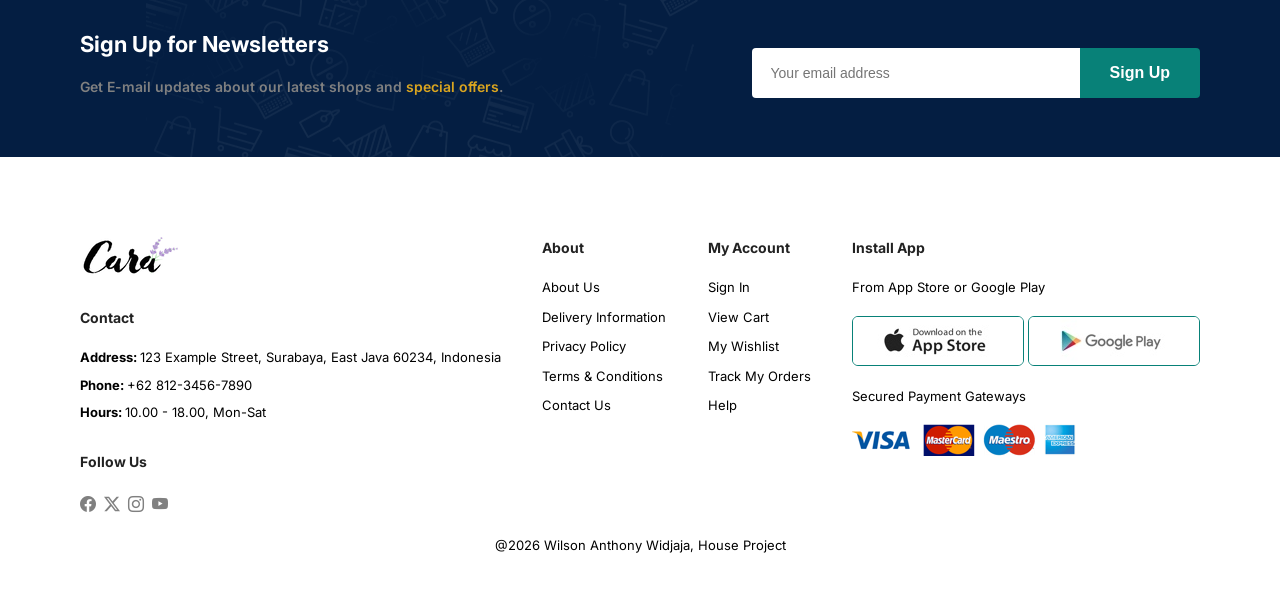
<file: contact.html>
<!DOCTYPE html>
<html lang="en">
<head>
    <meta charset="UTF-8">
    <meta name="viewport" content="width=device-width, initial-scale=1.0">
    <title>Marketplace Tutorial</title>
    <link rel="stylesheet" href="https://cdn.jsdelivr.net/npm/bootstrap-icons@1.13.1/font/bootstrap-icons.min.css">
    <link rel="stylesheet" href="style.css">
</head>
<body>

    <section id="header">
        <a href="#"><img src="img/logo.png" alt=""></a>
        <div>
            <ul id="navbar">
                <li><a href="index.html">Home</a></li>
                <li><a href="shop.html">Shop</a></li>
                <li><a href="blog.html">Blog</a></li>
                <li><a href="about.html">About</a></li>
                <li><a class="active" href="contact.html">Contact</a></li>
                <li id="lg-bag"><a href="cart.html"><i class="bi bi-bag"></i></a></li>
                <a href="#" id="close"><i class="bi bi-x"></i></a>
            </ul>
        </div>
        <div id="mobile">
            <li><a href="cart.html"><i class="bi bi-bag"></i></a></li>
            <i id="bar" class="bi bi-list"></i>
        </div>
    </section>

    <section id="page-header" class="about-header">

        <h2>#Let's_Talk!</h2>

        <p>We await your message! Contact us!</p>

    </section>

    <section id="contact-details" class="section-p1">
        <div class="details">
            <span>GET IN TOUCH</span>
            <h2>Visit one of our locations to contact us directly!</h2>
            <h3>Head Office</h3>
            <div>
                <li>
                    <i class="bi bi-map"></i>
                    <p>56 Glasgow Street Glassfor X1 23L New York</p>
                </li>
                <li>
                    <i class="bi bi-envelope"></i>
                    <p>emailUs@email.email</p>
                </li>
                <li>
                    <i class="bi bi-telephone-fill"></i>
                    <p>contact@example.com</p>
                </li>
                <li>
                    <i class="bi bi-clock"></i>
                    <p>Monday to Saturday : 9.00 am to 5.00 pm</p>
                </li>
            </div>
        </div>
        <div class="map">
                <iframe src="https://www.google.com/maps/embed?pb=!1m18!1m12!1m3!1d31662.351079462285!2d112.73461727885538!3d-7.264282576787031!2m3!1f0!2f0!3f0!3m2!1i1024!2i768!4f13.1!3m3!1m2!1s0x2dd7f92cdeef8595%3A0xd38a95482769b82c!2sAlun%20-%20Alun%20Surabaya!5e0!3m2!1sen!2sus!4v1791305760055!5m2!1sen!2sus" width="600" height="450" style="border:0;" allowfullscreen="" loading="lazy" referrerpolicy="strict-origin-when-cross-origin"></iframe>
            </div>
    </section>

    <section id="form-details">
        <form>
            <span>LEAVE A MESSAGE</span>
            <h2> We love to hear from you</h2>
            <input type="text" placeholder="Your Name">
            <input type="text" placeholder="E-Mail">
            <input type="text" placeholder="Subject">
            <textarea name="" id="" cols="30" rows="10" placeholder="Your Message"></textarea>
            <button class="normal">Submit</button>
        </form>

        <div class="people">
            <div>
                <img src="img/people/1.png" alt="">
                <p><span>John Doe</span> Senior Marketing Manager <br> Phone : +0123456789 <br> Email : contact@example.com</p>
            </div>
            <div>
                <img src="img/people/2.png" alt="">
                <p><span>John Doe</span> Senior Marketing Manager <br> Phone : +0123456789 <br> Email : contact@example.com</p>
            </div>
            <div>
                <img src="img/people/3.png" alt="">
                <p><span>Jane Doe</span> Senior Marketing Manager <br> Phone : +0123456789 <br> Email : contact@example.com</p>
            </div>
        </div>
    </section>

    <section id="newsletter" class="section-p1 section-m1">
        <div class="newstext">
            <h4>Sign Up for Newsletters</h4>
            <p>Get E-mail updates about our latest shops and <span>special offers</span>.</p>
        </div>
        <div class="form">
            <input type="text" placeholder="Your email address">
            <button class="normal">Sign Up</button>
        </div>
    </section>   

    <footer class="section-p1">
        <div class="col">
            <img class="logo" src="img/logo.png" alt="">
            <h4>Contact</h4>
            <p><strong>Address: </strong> 123 Example Street, Surabaya, East Java 60234, Indonesia</p>
            <p><strong>Phone: </strong> +62 812-3456-7890</p>
            <p><strong>Hours: </strong> 10.00 - 18.00, Mon-Sat</p>
            <div class="follow">
                <h4>Follow Us</h4>
                <div class="icon">
                    <i class="bi bi-facebook"></i>
                    <i class="bi bi-twitter-x"></i>
                    <i class="bi bi-instagram"></i>
                    <i class="bi bi-youtube"></i>
                </div>
            </div>
        </div>

        <div class="col">
            <h4>About</h4>
            <a href="#">About Us</a>
            <a href="#">Delivery Information</a>
            <a href="#">Privacy Policy</a>
            <a href="#">Terms & Conditions</a>
            <a href="#">Contact Us</a>
        </div>

        <div class="col">
            <h4>My Account</h4>
            <a href="#">Sign In</a>
            <a href="#">View Cart</a>
            <a href="#">My Wishlist</a>
            <a href="#">Track My Orders</a>
            <a href="#">Help</a>
        </div>

        <div class="col install">
            <h4>Install App</h4>
            <p>From App Store or Google Play</p>
            <div class="row">
                <img src="img/pay/app.jpg" alt="">
                <img src="img/pay/play.jpg" alt="">
            </div>
            <p>Secured Payment Gateways</p>
            <img src="img/pay/pay.png" alt="">
        </div>

        <div class="copyright">
            <p>@2026 Wilson Anthony Widjaja, House Project</p>
        </div>
    </footer>

    <script src="script.js"></script>
</body>
</html>
</file>
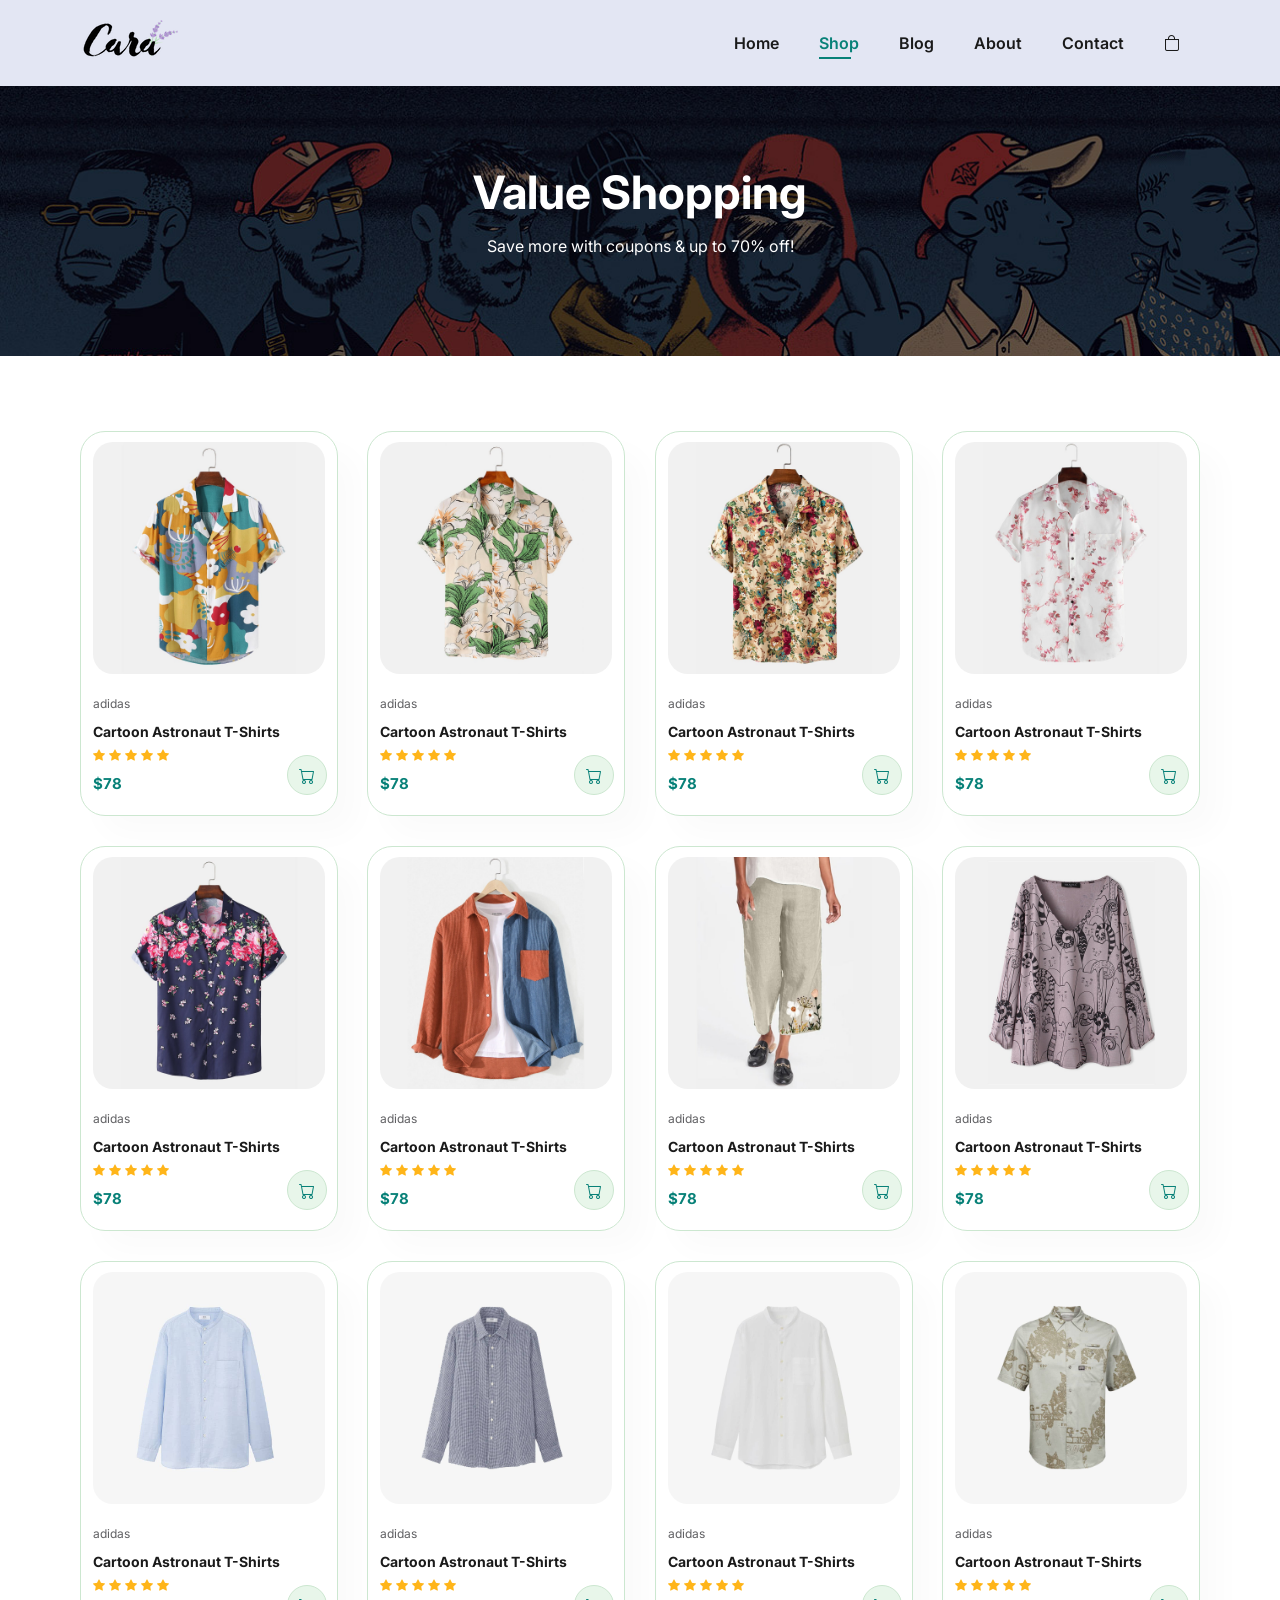
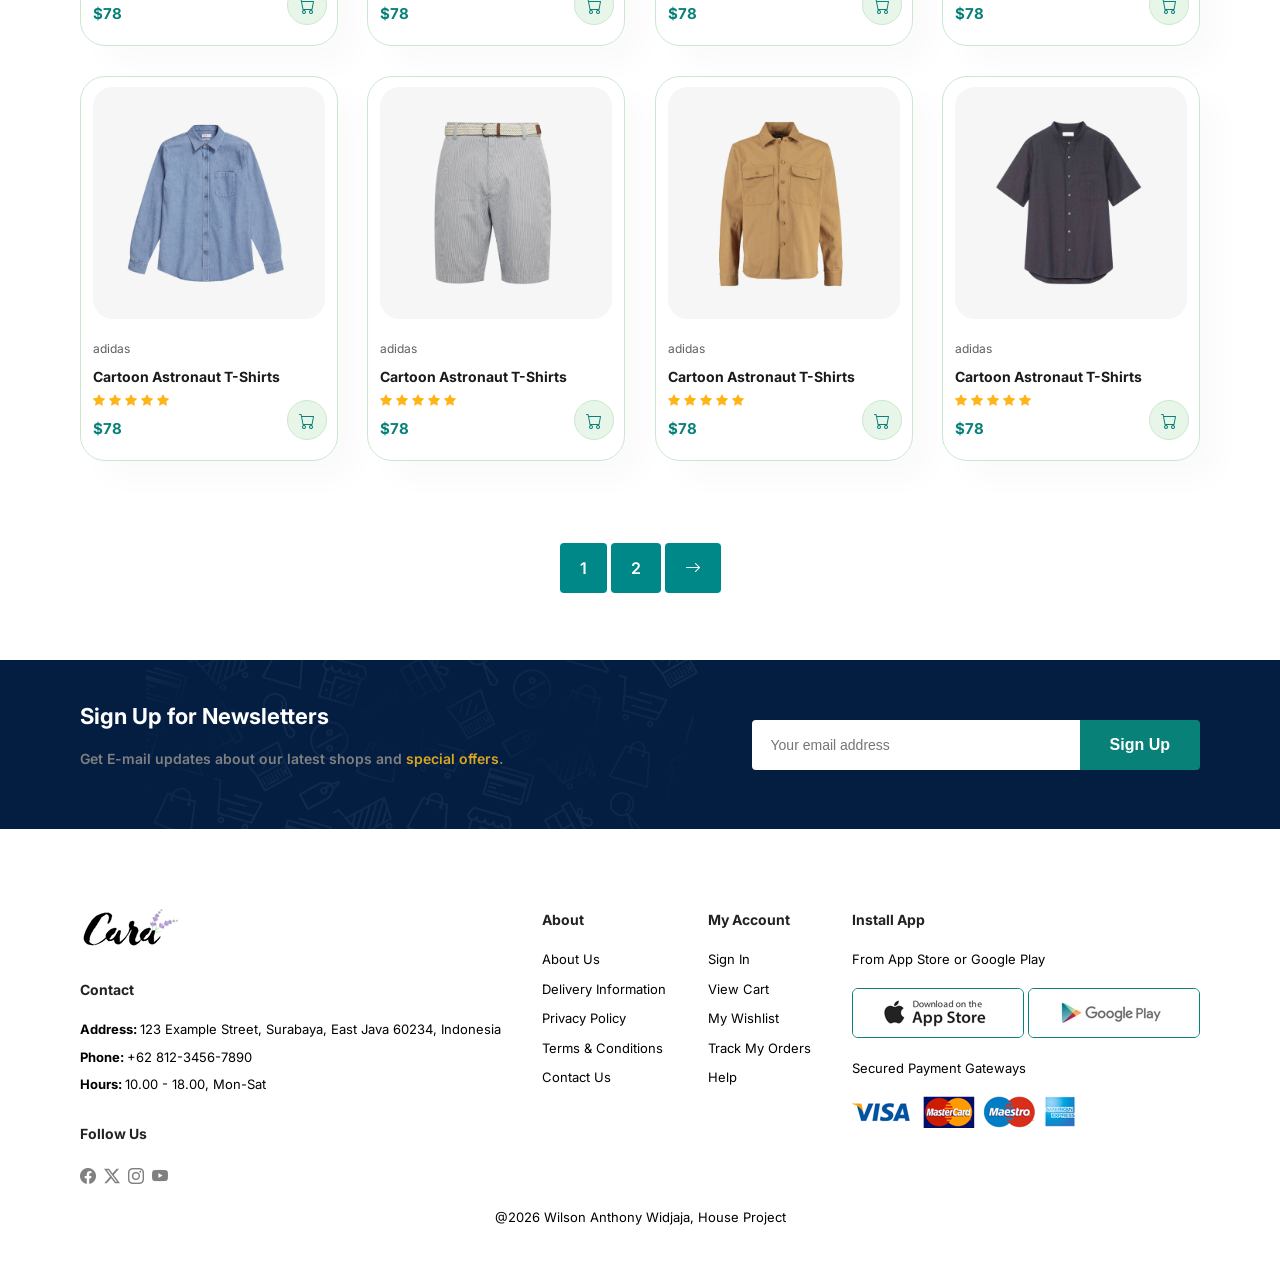
<file: shop.html>
<!DOCTYPE html>
<html lang="en">
<head>
    <meta charset="UTF-8">
    <meta name="viewport" content="width=device-width, initial-scale=1.0">
    <title>Marketplace Tutorial</title>
    <link rel="stylesheet" href="https://cdn.jsdelivr.net/npm/bootstrap-icons@1.13.1/font/bootstrap-icons.min.css">
    <link rel="stylesheet" href="style.css">
</head>
<body>

    <section id="header">
        <a href="#"><img src="img/logo.png" alt=""></a>
        <div>
            <ul id="navbar">
                <li><a class="inactive" href="index.html">Home</a></li>
                <li><a class="active" href="shop.html">Shop</a></li>
                <li><a href="blog.html">Blog</a></li>
                <li><a href="about.html">About</a></li>
                <li><a href="contact.html">Contact</a></li>
                <li id="lg-bag"><a href="cart.html"><i class="bi bi-bag"></i></a></li>
                <a href="#" id="close"><i class="bi bi-x"></i></a>
            </ul>
        </div>
        <div id="mobile">
            <li><a href="cart.html"><i class="bi bi-bag"></i></a></li>
            <i id="bar" class="bi bi-list"></i>
        </div>
    </section>

    <section id="page-header">

        <h2>Value Shopping</h2>

        <p>Save more with coupons & up to 70% off!</p>

    </section>

    <section id="product1" class="section-p1">
        <div class="pro-container">
            <div class="pro" onclick="window.location.href='sproduct.html';">
                <img src="img/products/f1.jpg" alt="">
                <div class="des">
                    <span>adidas</span>
                    <h5>Cartoon Astronaut T-Shirts</h5>
                    <div class="star">
                        <i class="bi bi-star-fill"></i>
                        <i class="bi bi-star-fill"></i>
                        <i class="bi bi-star-fill"></i>
                        <i class="bi bi-star-fill"></i>
                        <i class="bi bi-star-fill"></i>
                    </div>
                    <h4>$78</h4>
                </div>
                <a href="#"><i class="bi bi-cart cart"></i></a>
            </div>
            <div class="pro">
                <img src="img/products/f2.jpg" alt="">
                <div class="des">
                    <span>adidas</span>
                    <h5>Cartoon Astronaut T-Shirts</h5>
                    <div class="star">
                        <i class="bi bi-star-fill"></i>
                        <i class="bi bi-star-fill"></i>
                        <i class="bi bi-star-fill"></i>
                        <i class="bi bi-star-fill"></i>
                        <i class="bi bi-star-fill"></i>
                    </div>
                    <h4>$78</h4>
                </div>
                <a href="#"><i class="bi bi-cart cart"></i></a>
            </div>
            <div class="pro">
                <img src="img/products/f3.jpg" alt="">
                <div class="des">
                    <span>adidas</span>
                    <h5>Cartoon Astronaut T-Shirts</h5>
                    <div class="star">
                        <i class="bi bi-star-fill"></i>
                        <i class="bi bi-star-fill"></i>
                        <i class="bi bi-star-fill"></i>
                        <i class="bi bi-star-fill"></i>
                        <i class="bi bi-star-fill"></i>
                    </div>
                    <h4>$78</h4>
                </div>
                <a href="#"><i class="bi bi-cart cart"></i></a>
            </div>
            <div class="pro">
                <img src="img/products/f4.jpg" alt="">
                <div class="des">
                    <span>adidas</span>
                    <h5>Cartoon Astronaut T-Shirts</h5>
                    <div class="star">
                        <i class="bi bi-star-fill"></i>
                        <i class="bi bi-star-fill"></i>
                        <i class="bi bi-star-fill"></i>
                        <i class="bi bi-star-fill"></i>
                        <i class="bi bi-star-fill"></i>
                    </div>
                    <h4>$78</h4>
                </div>
                <a href="#"><i class="bi bi-cart cart"></i></a>
            </div>
            <div class="pro">
                <img src="img/products/f5.jpg" alt="">
                <div class="des">
                    <span>adidas</span>
                    <h5>Cartoon Astronaut T-Shirts</h5>
                    <div class="star">
                        <i class="bi bi-star-fill"></i>
                        <i class="bi bi-star-fill"></i>
                        <i class="bi bi-star-fill"></i>
                        <i class="bi bi-star-fill"></i>
                        <i class="bi bi-star-fill"></i>
                    </div>
                    <h4>$78</h4>
                </div>
                <a href="#"><i class="bi bi-cart cart"></i></a>
            </div>
            <div class="pro">
                <img src="img/products/f6.jpg" alt="">
                <div class="des">
                    <span>adidas</span>
                    <h5>Cartoon Astronaut T-Shirts</h5>
                    <div class="star">
                        <i class="bi bi-star-fill"></i>
                        <i class="bi bi-star-fill"></i>
                        <i class="bi bi-star-fill"></i>
                        <i class="bi bi-star-fill"></i>
                        <i class="bi bi-star-fill"></i>
                    </div>
                    <h4>$78</h4>
                </div>
                <a href="#"><i class="bi bi-cart cart"></i></a>
            </div>
            <div class="pro">
                <img src="img/products/f7.jpg" alt="">
                <div class="des">
                    <span>adidas</span>
                    <h5>Cartoon Astronaut T-Shirts</h5>
                    <div class="star">
                        <i class="bi bi-star-fill"></i>
                        <i class="bi bi-star-fill"></i>
                        <i class="bi bi-star-fill"></i>
                        <i class="bi bi-star-fill"></i>
                        <i class="bi bi-star-fill"></i>
                    </div>
                    <h4>$78</h4>
                </div>
                <a href="#"><i class="bi bi-cart cart"></i></a>
            </div>
            <div class="pro">
                <img src="img/products/f8.jpg" alt="">
                <div class="des">
                    <span>adidas</span>
                    <h5>Cartoon Astronaut T-Shirts</h5>
                    <div class="star">
                        <i class="bi bi-star-fill"></i>
                        <i class="bi bi-star-fill"></i>
                        <i class="bi bi-star-fill"></i>
                        <i class="bi bi-star-fill"></i>
                        <i class="bi bi-star-fill"></i>
                    </div>
                    <h4>$78</h4>
                </div>
                <a href="#"><i class="bi bi-cart cart"></i></a>
            </div>

            <div class="pro">
                <img src="img/products/n1.jpg" alt="">
                <div class="des">
                    <span>adidas</span>
                    <h5>Cartoon Astronaut T-Shirts</h5>
                    <div class="star">
                        <i class="bi bi-star-fill"></i>
                        <i class="bi bi-star-fill"></i>
                        <i class="bi bi-star-fill"></i>
                        <i class="bi bi-star-fill"></i>
                        <i class="bi bi-star-fill"></i>
                    </div>
                    <h4>$78</h4>
                </div>
                <a href="#"><i class="bi bi-cart cart"></i></a>
            </div>
            <div class="pro">
                <img src="img/products/n2.jpg" alt="">
                <div class="des">
                    <span>adidas</span>
                    <h5>Cartoon Astronaut T-Shirts</h5>
                    <div class="star">
                        <i class="bi bi-star-fill"></i>
                        <i class="bi bi-star-fill"></i>
                        <i class="bi bi-star-fill"></i>
                        <i class="bi bi-star-fill"></i>
                        <i class="bi bi-star-fill"></i>
                    </div>
                    <h4>$78</h4>
                </div>
                <a href="#"><i class="bi bi-cart cart"></i></a>
            </div>
            <div class="pro">
                <img src="img/products/n3.jpg" alt="">
                <div class="des">
                    <span>adidas</span>
                    <h5>Cartoon Astronaut T-Shirts</h5>
                    <div class="star">
                        <i class="bi bi-star-fill"></i>
                        <i class="bi bi-star-fill"></i>
                        <i class="bi bi-star-fill"></i>
                        <i class="bi bi-star-fill"></i>
                        <i class="bi bi-star-fill"></i>
                    </div>
                    <h4>$78</h4>
                </div>
                <a href="#"><i class="bi bi-cart cart"></i></a>
            </div>
            <div class="pro">
                <img src="img/products/n4.jpg" alt="">
                <div class="des">
                    <span>adidas</span>
                    <h5>Cartoon Astronaut T-Shirts</h5>
                    <div class="star">
                        <i class="bi bi-star-fill"></i>
                        <i class="bi bi-star-fill"></i>
                        <i class="bi bi-star-fill"></i>
                        <i class="bi bi-star-fill"></i>
                        <i class="bi bi-star-fill"></i>
                    </div>
                    <h4>$78</h4>
                </div>
                <a href="#"><i class="bi bi-cart cart"></i></a>
            </div>
            <div class="pro">
                <img src="img/products/n5.jpg" alt="">
                <div class="des">
                    <span>adidas</span>
                    <h5>Cartoon Astronaut T-Shirts</h5>
                    <div class="star">
                        <i class="bi bi-star-fill"></i>
                        <i class="bi bi-star-fill"></i>
                        <i class="bi bi-star-fill"></i>
                        <i class="bi bi-star-fill"></i>
                        <i class="bi bi-star-fill"></i>
                    </div>
                    <h4>$78</h4>
                </div>
                <a href="#"><i class="bi bi-cart cart"></i></a>
            </div>
            <div class="pro">
                <img src="img/products/n6.jpg" alt="">
                <div class="des">
                    <span>adidas</span>
                    <h5>Cartoon Astronaut T-Shirts</h5>
                    <div class="star">
                        <i class="bi bi-star-fill"></i>
                        <i class="bi bi-star-fill"></i>
                        <i class="bi bi-star-fill"></i>
                        <i class="bi bi-star-fill"></i>
                        <i class="bi bi-star-fill"></i>
                    </div>
                    <h4>$78</h4>
                </div>
                <a href="#"><i class="bi bi-cart cart"></i></a>
            </div>
            <div class="pro">
                <img src="img/products/n7.jpg" alt="">
                <div class="des">
                    <span>adidas</span>
                    <h5>Cartoon Astronaut T-Shirts</h5>
                    <div class="star">
                        <i class="bi bi-star-fill"></i>
                        <i class="bi bi-star-fill"></i>
                        <i class="bi bi-star-fill"></i>
                        <i class="bi bi-star-fill"></i>
                        <i class="bi bi-star-fill"></i>
                    </div>
                    <h4>$78</h4>
                </div>
                <a href="#"><i class="bi bi-cart cart"></i></a>
            </div>
            <div class="pro">
                <img src="img/products/n8.jpg" alt="">
                <div class="des">
                    <span>adidas</span>
                    <h5>Cartoon Astronaut T-Shirts</h5>
                    <div class="star">
                        <i class="bi bi-star-fill"></i>
                        <i class="bi bi-star-fill"></i>
                        <i class="bi bi-star-fill"></i>
                        <i class="bi bi-star-fill"></i>
                        <i class="bi bi-star-fill"></i>
                    </div>
                    <h4>$78</h4>
                </div>
                <a href="#"><i class="bi bi-cart cart"></i></a>
            </div>
        </div>
    </section>

    <section id="pagination" class="section-p1">
        <a href="#">1</a>
        <a href="#">2</a>
        <a href="#"><i class="bi bi-arrow-right"></i></a>
    </section>

    <section id="newsletter" class="section-p1 section-m1">
        <div class="newstext">
            <h4>Sign Up for Newsletters</h4>
            <p>Get E-mail updates about our latest shops and <span>special offers</span>.</p>
        </div>
        <div class="form">
            <input type="text" placeholder="Your email address">
            <button class="normal">Sign Up</button>
        </div>
    </section>

    <footer class="section-p1">
        <div class="col">
            <img class="logo" src="img/logo.png" alt="">
            <h4>Contact</h4>
            <p><strong>Address: </strong> 123 Example Street, Surabaya, East Java 60234, Indonesia</p>
            <p><strong>Phone: </strong> +62 812-3456-7890</p>
            <p><strong>Hours: </strong> 10.00 - 18.00, Mon-Sat</p>
            <div class="follow">
                <h4>Follow Us</h4>
                <div class="icon">
                    <i class="bi bi-facebook"></i>
                    <i class="bi bi-twitter-x"></i>
                    <i class="bi bi-instagram"></i>
                    <i class="bi bi-youtube"></i>
                </div>
            </div>
        </div>

        <div class="col">
            <h4>About</h4>
            <a href="#">About Us</a>
            <a href="#">Delivery Information</a>
            <a href="#">Privacy Policy</a>
            <a href="#">Terms & Conditions</a>
            <a href="#">Contact Us</a>
        </div>

        <div class="col">
            <h4>My Account</h4>
            <a href="#">Sign In</a>
            <a href="#">View Cart</a>
            <a href="#">My Wishlist</a>
            <a href="#">Track My Orders</a>
            <a href="#">Help</a>
        </div>

        <div class="col install">
            <h4>Install App</h4>
            <p>From App Store or Google Play</p>
            <div class="row">
                <img src="img/pay/app.jpg" alt="">
                <img src="img/pay/play.jpg" alt="">
            </div>
            <p>Secured Payment Gateways</p>
            <img src="img/pay/pay.png" alt="">
        </div>

        <div class="copyright">
            <p>@2026 Wilson Anthony Widjaja, House Project</p>
        </div>
    </footer>

    <script src="script.js"></script>
</body>
</html>
</file>
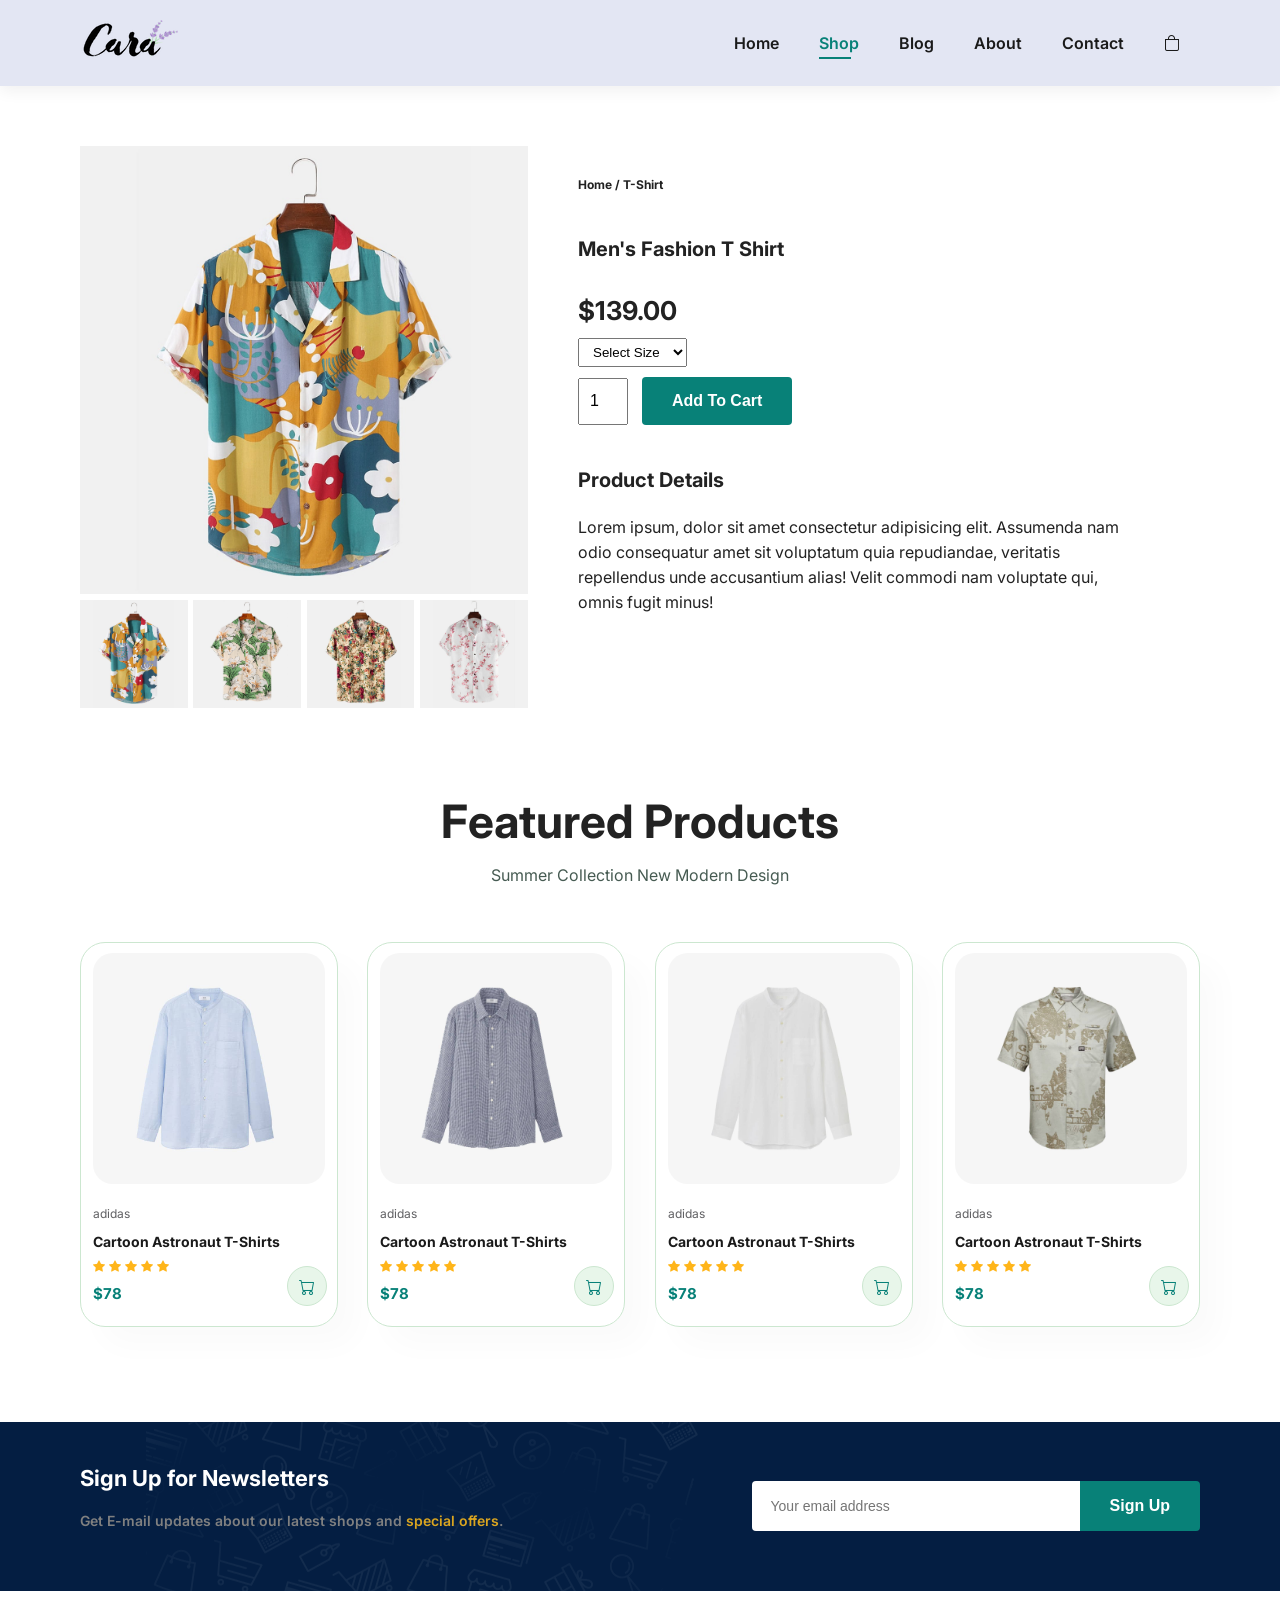
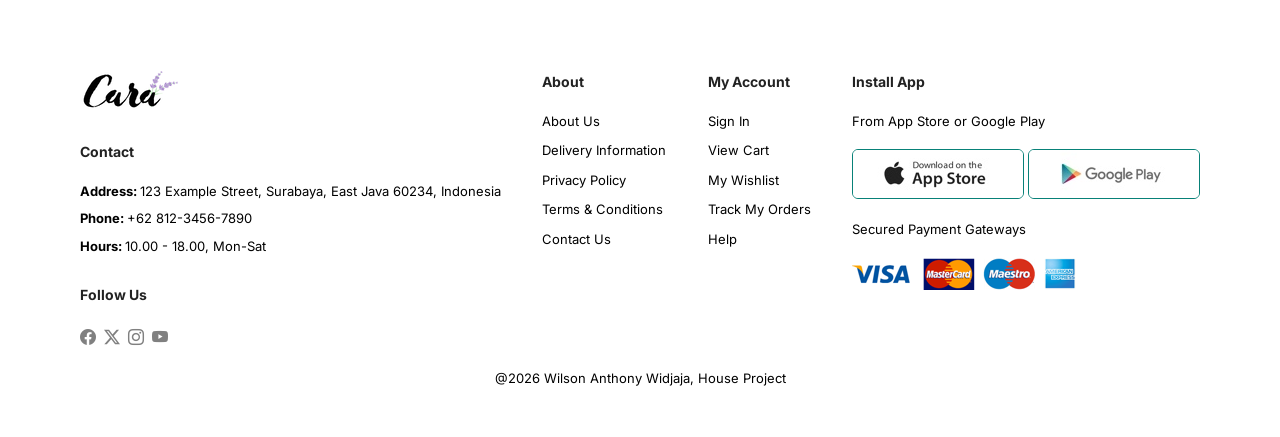
<file: sproduct.html>
<!DOCTYPE html>
<html lang="en">
<head>
    <meta charset="UTF-8">
    <meta name="viewport" content="width=device-width, initial-scale=1.0">
    <title>Marketplace Tutorial</title>
    <link rel="stylesheet" href="https://cdn.jsdelivr.net/npm/bootstrap-icons@1.13.1/font/bootstrap-icons.min.css">
    <link rel="stylesheet" href="style.css">
</head>
<body>

    <section id="header">
        <a href="#"><img src="img/logo.png" alt=""></a>
        <div>
            <ul id="navbar">
                <li><a class="inactive" href="index.html">Home</a></li>
                <li><a class="active" href="shop.html">Shop</a></li>
                <li><a href="blog.html">Blog</a></li>
                <li><a href="about.html">About</a></li>
                <li><a href="contact.html">Contact</a></li>
                <li id="lg-bag"><a href="cart.html"><i class="bi bi-bag"></i></a></li>
                <a href="#" id="close"><i class="bi bi-x"></i></a>
            </ul>
        </div>
        <div id="mobile">
            <li><a href="cart.html"><i class="bi bi-bag"></i></a></li>
            <i id="bar" class="bi bi-list"></i>
        </div>
    </section>

    <section id="prodetails" class="section-p1">
        <div class="single-pro-img">
            <img src="img/products/f1.jpg" width="100%" id="MainImg" alt="">

            <div class="small-img-group">
                <div class="small-img-col">
                    <img src="img/products/f1.jpg" width="100%" class="small-img" alt="">
                </div>
                <div class="small-img-col">
                    <img src="img/products/f2.jpg" width="100%" class="small-img" alt="">
                </div>
                <div class="small-img-col">
                    <img src="img/products/f3.jpg" width="100%" class="small-img" alt="">
                </div>
                <div class="small-img-col">
                    <img src="img/products/f4.jpg" width="100%" class="small-img" alt="">
                </div>
            </div>
        </div>

        <div class="single-pro-details">
                <h6>Home / T-Shirt</h6>
                <h4>Men's Fashion T Shirt</h4>
                <h2>$139.00</h2>
                <select>
                    <option>Select Size</option>
                    <option>XL</option>
                    <option>L</option>
                    <option>M</option>
                    <option>S</option>
            </select>
                <input type="number" value="1">
                <button class="normal">Add To Cart</button>
                <h4>Product Details</h4>
                <span>Lorem ipsum, dolor sit amet consectetur adipisicing elit. Assumenda nam odio consequatur amet sit voluptatum quia repudiandae, veritatis repellendus unde accusantium alias! Velit commodi nam voluptate qui, omnis fugit minus!</span>
        </div>
    </section>

    <section id="product1" class="section-p1">
        <h2>Featured Products</h2>
        <p>Summer Collection New Modern Design</p>
        <div class="pro-container">
            <div class="pro">
                <img src="img/products/n1.jpg" alt="">
                <div class="des">
                    <span>adidas</span>
                    <h5>Cartoon Astronaut T-Shirts</h5>
                    <div class="star">
                        <i class="bi bi-star-fill"></i>
                        <i class="bi bi-star-fill"></i>
                        <i class="bi bi-star-fill"></i>
                        <i class="bi bi-star-fill"></i>
                        <i class="bi bi-star-fill"></i>
                    </div>
                    <h4>$78</h4>
                </div>
                <a href="#"><i class="bi bi-cart cart"></i></a>
            </div>
            <div class="pro">
                <img src="img/products/n2.jpg" alt="">
                <div class="des">
                    <span>adidas</span>
                    <h5>Cartoon Astronaut T-Shirts</h5>
                    <div class="star">
                        <i class="bi bi-star-fill"></i>
                        <i class="bi bi-star-fill"></i>
                        <i class="bi bi-star-fill"></i>
                        <i class="bi bi-star-fill"></i>
                        <i class="bi bi-star-fill"></i>
                    </div>
                    <h4>$78</h4>
                </div>
                <a href="#"><i class="bi bi-cart cart"></i></a>
            </div>
            <div class="pro">
                <img src="img/products/n3.jpg" alt="">
                <div class="des">
                    <span>adidas</span>
                    <h5>Cartoon Astronaut T-Shirts</h5>
                    <div class="star">
                        <i class="bi bi-star-fill"></i>
                        <i class="bi bi-star-fill"></i>
                        <i class="bi bi-star-fill"></i>
                        <i class="bi bi-star-fill"></i>
                        <i class="bi bi-star-fill"></i>
                    </div>
                    <h4>$78</h4>
                </div>
                <a href="#"><i class="bi bi-cart cart"></i></a>
            </div>
            <div class="pro">
                <img src="img/products/n4.jpg" alt="">
                <div class="des">
                    <span>adidas</span>
                    <h5>Cartoon Astronaut T-Shirts</h5>
                    <div class="star">
                        <i class="bi bi-star-fill"></i>
                        <i class="bi bi-star-fill"></i>
                        <i class="bi bi-star-fill"></i>
                        <i class="bi bi-star-fill"></i>
                        <i class="bi bi-star-fill"></i>
                    </div>
                    <h4>$78</h4>
                </div>
                <a href="#"><i class="bi bi-cart cart"></i></a>
            </div>
        </div>
    </section>

    <section id="newsletter" class="section-p1 section-m1">
        <div class="newstext">
            <h4>Sign Up for Newsletters</h4>
            <p>Get E-mail updates about our latest shops and <span>special offers</span>.</p>
        </div>
        <div class="form">
            <input type="text" placeholder="Your email address">
            <button class="normal">Sign Up</button>
        </div>
    </section>

    <footer class="section-p1">
        <div class="col">
            <img class="logo" src="img/logo.png" alt="">
            <h4>Contact</h4>
            <p><strong>Address: </strong> 123 Example Street, Surabaya, East Java 60234, Indonesia</p>
            <p><strong>Phone: </strong> +62 812-3456-7890</p>
            <p><strong>Hours: </strong> 10.00 - 18.00, Mon-Sat</p>
            <div class="follow">
                <h4>Follow Us</h4>
                <div class="icon">
                    <i class="bi bi-facebook"></i>
                    <i class="bi bi-twitter-x"></i>
                    <i class="bi bi-instagram"></i>
                    <i class="bi bi-youtube"></i>
                </div>
            </div>
        </div>

        <div class="col">
            <h4>About</h4>
            <a href="#">About Us</a>
            <a href="#">Delivery Information</a>
            <a href="#">Privacy Policy</a>
            <a href="#">Terms & Conditions</a>
            <a href="#">Contact Us</a>
        </div>

        <div class="col">
            <h4>My Account</h4>
            <a href="#">Sign In</a>
            <a href="#">View Cart</a>
            <a href="#">My Wishlist</a>
            <a href="#">Track My Orders</a>
            <a href="#">Help</a>
        </div>

        <div class="col install">
            <h4>Install App</h4>
            <p>From App Store or Google Play</p>
            <div class="row">
                <img src="img/pay/app.jpg" alt="">
                <img src="img/pay/play.jpg" alt="">
            </div>
            <p>Secured Payment Gateways</p>
            <img src="img/pay/pay.png" alt="">
        </div>

        <div class="copyright">
            <p>@2026 Wilson Anthony Widjaja, House Project</p>
        </div>
    </footer>

    <script>
        var MainImg = document.getElementById("MainImg");
        var smallimg = document.getElementsByClassName("small-img");

        for (let i = 0; i < smallimg.length; i++){
            smallimg[i].onclick = function(){
                MainImg.src = smallimg[i].src;
            }
        }
    </script>

    <script src="script.js"></script>
</body>
</html>
</file>
<file: style.css>
@import url('https://fonts.googleapis.com/css2?family=Inter:wght@400;500;600;700&display=swap');
* {
    margin: 0;
    padding: 0;
    box-sizing: border-box;
}

.section-m1{
    margin: 40px 0;
}

.section-p1{
    padding: 40px 80px;
}

button.normal{
    font-size: 16px;
    font-weight: 600;
    padding: 15px 30px;
    color: black;
    background-color: white;
    border-radius: 4px;
    cursor: pointer;
    border: none;
    outline: none;
    transition: 0.2s;
}

button.white{
    font-size: 14px;
    font-weight: 600;
    padding: 11px 18px;
    color: white;
    background-color: transparent;
    border-radius: 4px;
    cursor: pointer;
    border: 1px solid white;
    outline: none;
    transition: 0.2s;
}

body {
    line-height: 1.5;
    color: #222;
    background-color: #fff;
    width: 100%;
    font-family: 'Inter', sans-serif;
}

h1{
    font-size: 50px;
    line-height: 64px;
    color: #222;
}

h2{
    font-size: 46px;
    line-height: 54px;
    color: #222;
}

h4{
    font-size: 20px;
    color: #222;
}

h6{
    font-weight: 700;
    font-size: 12px;
}

p{
    font-size: 16px;
    color: #465b52;
    margin: 15px 0 20px 0;
}
.section-p1{
    padding: 40px 80px;
}

.section-m1{
    margin: 40px 0;
}

#header{
    display: flex;
    align-items: center;
    justify-content: space-between;
    padding: 20px 80px;
    background: #E3e6f3;
    box-shadow: 0 5px 15px rgba(0, 0, 0, 0.06);
    z-index: 999;
    position: sticky;
    top: 0;
}

#navbar{
    display: flex;
    align-items: center;
    justify-content: center;
    width: 100%;
}

#navbar li{
    list-style: none;
    padding: 0 20px;
    position: relative;
    flex-shrink: 0;
}

#navbar li a{
    text-decoration: none;
    font-size: 16px;
    font-weight: 600;
    color: #1a1a1a;
    transition: 0.3s ease;
    white-space: nowrap;
}

#navbar li a:hover,
#navbar li a.active {
    color: #088178;
}

#navbar li a.active::after,
#navbar li a:hover::after{
    content: "";
    width: 40%;
    height: 2px;
    background: #088178;
    position: absolute;
    bottom: -4px;
    left: 20px;
}

#mobile {
    display: none;
    align-items: center;
}

#close{
    display: none;
}

#bar {
    cursor: pointer;
}

/* Home Page */
#hero{
    background-image: url(img/hero4.png);
    height: 90vh;
    width: 100%;
    background-size: cover;
    background-position: top 25% right 40%;
    padding: 0 80px;
    display: flex;
    flex-direction: column;
    align-items: flex-start;
    justify-content: center;
}

#hero h4{
    padding-bottom: 15px;
}

#hero h1{
    color: #088178;
}

#hero button{
    background-image: url("img/button.png");
    background-color: transparent;
    color: #088178;
    border: 0;
    padding: 14px 60px 14px 65px;
    background-repeat: no-repeat;
    cursor: pointer;
    font-weight: 700;
    font-size: 16px;
}
#feature{
    display: flex;
    align-items: center;
    justify-content: space-between;
    flex-wrap: wrap;
}

#feature .featurebox{
    width: 180px;
    text-align: center;
    padding: 25px 15px;
    box-shadow: 20px 20px 34px rgba(0, 0, 0, 0.03);
    border: 1px solid #cce7d0;
    border-radius: 4px;
    margin: 15px 0;
}

#feature .featurebox:hover{
    box-shadow: 10px 10px 54px rgba(70, 62, 221, 0.1);
}

#feature .featurebox img{
    width: 100%;
    margin-bottom: 10px;
}

#feature .featurebox h6{
    display: inline-block;
    padding: 9px 8px 6px 6px;
    line-height: 1;
    border-radius: 4px;
    color: #088178;
    background-color: #fdddef;
}

#feature .featurebox:nth-child(2) h6{
    background-color: #cdebbc;
}

#feature .featurebox:nth-child(3) h6{
    background-color: #d1e8f2;
}

#feature .featurebox:nth-child(4) h6{
    background-color: #cdd4f8;

}

#feature .featurebox:nth-child(5) h6{
    background-color: #f6dbf6;
}

#feature .featurebox:nth-child(6) h6{
    background-color: #fff2e5;
}

#product1 {
    text-align: center;
}

#product1 .pro-container{
    display: flex;
    align-items: center;
    justify-content: space-between;
    flex-wrap: wrap;
    padding-top: 20px;
}

#product1 .pro{
    width: 23%;
    min-width: 250px;
    padding: 10px 12px;
    border: 1px solid #cce7d0;
    border-radius: 25px;
    cursor: pointer;
    box-shadow: 20px 20px 30px rgba(0, 0, 0, 0.02);
    margin: 15px 0;
    transition: 0.2s ease;
    position: relative;
}

#product1 .pro:hover{
    box-shadow: 20px 20px 30px rgba(0, 0, 0, 0.06);
}

#product1 .pro img{
 width: 100%;   
 border-radius: 20px;
}

#product1 .pro .des{
    text-align: start;
    padding: 10px 0;
}

#product1 .pro .des span{
    color: #606063;
    font-size: 12px;
}

#product1 .pro .des h5{
    padding-top: 7px;
    color: #1a1a1a;
    font-size: 14px;
}

#product1 .pro .des i{
    font-size: 12px;
    color: rgb(255, 181, 25);
}

#product1 .pro .des h4{
    padding-top: 7px;
    font-size: 15px;
    font-weight: 700;
    color: #088178;
}

#product1 .pro .cart{
    width: 40px;
    height: 40px;
    line-height: 40px;
    border-radius: 50px;
    font-weight: 500;
    background-color: #e8f6ea;
    color: #088178;
    border: 1px solid #cce7d0;
    position: absolute;
    bottom: 20px;
    right: 10px;
}

#banner{
    display: flex;
    flex-direction: column;
    justify-content: center;
    align-items: center;
    text-align: center;
    background-image: url(img/banner/b2.jpg);
    height: 40vh;
    width: 100%;
    background-size: cover;
    background-position: center;
}

#banner h4{
    color: white;
    font-size: 16px;
}

#banner h2{
    color: white;
    font-size: 30px;
    padding: 10px 0;
}

#banner h2 span{
    color: red;
}

#banner button:hover{
    background-color: #088178;
    color: white;
}
#sm-banner  {
    display: flex;
    justify-content: space-between;
    flex-wrap: wrap;
}

#sm-banner .banner-box{
    display: flex;
    flex-direction: column;
    justify-content: center;
    align-items: flex-start;
    background-image: url(img/banner/b17.jpg);
    height: 50vh;
    min-width: 580px;
    background-size: cover;
    background-position: center;
    padding: 30px;
}

#sm-banner .banner-box2{
    display: flex;
    flex-direction: column;
    justify-content: center;
    align-items: flex-start;
    background-image: url(img/banner/b10.jpg);
    height: 50vh;
    min-width: 580px;
    background-size: cover;
    background-position: center;
    padding: 30px;
}

#sm-banner h4{
    color: white;
    font-size: 20px;
    font-weight: 300;
}

#sm-banner h2{
    color: white;
    font-size: 28px;
    font-weight: 800;
}

#sm-banner span{
    color: white;
    font-size: 14px;
    font-weight: 500;
    padding-bottom: 15px;
}

#sm-banner .banner-box:hover button{
    background-color: #088178;
    border: 1px solid #088178;
}

#banner3{
    display: flex;
    justify-content: space-between;
    flex-wrap: wrap;
    padding: 0 80px;
}

#banner3 .banner-box{
    display: flex;
    flex-direction: column;
    justify-content: center;
    align-items: flex-start;
    background-image: url(img/banner/b7.jpg);
    height: 30vh;
    min-width: 30%;
    background-size: cover;
    background-position: center;
    padding: 20px;
    margin-bottom: 20px;
}

#banner3 .banner-box2{
    background-image: url(img/banner/b4.jpg);  
}

#banner3 .banner-box3{
    background-image: url(img/banner/b18.jpg);
}

#banner3 h2{
    color: white;
    font-weight: 900;
    font-size: 22px;
}

#banner3 h3{
    color: red;
    font-weight: 800;
    font-size: 15px;
}

#newsletter{
    display: flex;
    justify-content: space-between;
    flex-wrap: wrap;
    align-items: center;
    background-image: url(img/banner/b14.png);
    background-repeat: no-repeat;
    background-position: 20% 30%;
    background-color: #041e42;
}

#newsletter h4{
    font-size: 22px;
    font-weight: 700;
    color: white;
}

#newsletter p{
    font-size: 14px;
    font-weight: 600;
    color: gray;
}

#newsletter p span{
    color: goldenrod;
}

#newsletter .form{
    display: flex;
    width: 40%;
}

#newsletter input{
    height: 3.125rem;
    padding: 0 1.25em;
    font-size: 14px;
    width: 100%;
    border: 1px solid transparent;
    border-radius: 4px;
    outline: none;
    border-top-right-radius: 0;
    border-bottom-right-radius: 0;
}

#newsletter button{
    background-color: #088178;
    color: white;
    white-space: nowrap;
    border-bottom-left-radius: 0;
    border-top-left-radius: 0;
}

footer{
    display: flex;
    flex-wrap: wrap;
    justify-content: space-between;
}

footer .col{
    display: flex;
    flex-direction: column;
    align-items: flex-start;
    margin-bottom: 20px;
}

footer .logo{
    margin-bottom: 30px;
}

footer h4{
    font-size: 14px;
    padding-bottom: 20px;
}

footer p{
    font-size: 13px;
    margin: 0 0 8px 0;
    color: black;
}

footer a{
    font-size: 13px;
    text-decoration: none;
    color: black;
    margin-bottom: 10px;
}

footer .follow{
    margin-top: 20px;
}

footer .follow i{
    color: gray;
    padding-right: 4px;
    cursor: pointer;
}

footer .install .row img{
    border: 1px solid #088178;
    border-radius: 6px;
}

footer .install img{
    margin: 10px 0 15px 0;

}

footer .follow i:hover, footer a:hover{
    color: #088178;
}

footer .copyright{
    flex-basis: 100%;
    width: 100%;
    text-align: center;
}

/* Shop Page */
#page-header{
    background-image: url(img/banner/b1.jpg);
    width: 100%;
    height: 30vh;
    background-size: cover;
    display: flex;
    justify-content: center;
    text-align: center;
    flex-direction: column;
    padding: 14px;
}

#page-header h2, 
#page-header p{
    color: white;
}

#pagination{
    text-align: center;
}

#pagination a{
    text-decoration: none;
    background-color: #088;
    padding: 15px 20px;
    border-radius: 4px;
    color: white;
    font-weight: 600;
}

#pagination a i{
    font-size: 16px;
    font-weight: 1000;
}

/* Single Product Page */
#prodetails{
    display: flex;
    margin-top: 20px;
}

#prodetails .single-pro-img{
    width: 40%;
    margin-right: 50px;
}

.small-img-group{
    display: flex;
    justify-content: space-between;
}

.small-img-col{
    flex-basis: 24%;
    cursor: pointer;
}

#prodetails .single-pro-details{
    width: 50%;
    padding-top: 30px;
}

#prodetails .single-pro-details h4{
    padding: 40px 0 20px 0;
}

#prodetails .single-pro-details h2{
    font-size: 26px;
}

#prodetails .single-pro-details select{
    display: block;
    padding: 5px 10px;
    margin-bottom: 10px;
}

#prodetails .single-pro-details input{
    width: 50px;
    height: 47px;
    padding-left: 10px;
    font-size: 16px;
    margin-right: 10px;
}

#prodetails .single-pro-details input:focus{
    outline: none;
}

#prodetails .single-pro-details button{
    background-color:#088178 ;
    color: white;
}

#prodetails .single-pro-details span {
    line-height: 25px;
}

/* Blog Page */
#page-header.blog-header{
    background-image: url(img/banner/b19.jpg);
    height: 30vh;
}

#blog{
    padding: 150px 150px 0 150px;
}

#blog .blog-box{
    display: flex;
    align-items: center;
    width: 100%;
    position: relative;
    padding-bottom: 90px;
}

#blog .blog-img{
    width: 50%;
    margin-right: 40px;
}

#blog img{
    width: 100%;
    height: 300px;
    object-fit:cover;
}

#blog .blog-details{
    width: 50%;
}

#blog .blog-details a{
    text-decoration: none;
    font-size: 11px;
    color: black;
    font-weight: 700;
    position: relative;
    transition: ease 0.2s;
}

#blog .blog-details a::after{
    content: "";
    width: 50px;
    height: 1px;
    background-color: black;
    position: absolute;
    top: 6px;
    right: -60px;
}

#blog .blog-details a:hover{
    color: #088178;
}

#blog .blog-details a:hover::after{
    background-color: #088178;
}

#blog .blog-box h1{
    position: absolute;
    top: -50px;
    left: 0;
    font-size: 70px;
    font-weight: 700;
    color: #c9c9c9;
    z-index: -9;
}

/* About Page */
#page-header.about-header{
    background-image: url(img/about/banner.png);
}

#about-head {
    display: flex;
    align-items: center;
}

#about-head img{
    width: 50%;
    height: auto;
}

#about-head div{
    padding-left: 40px;
}

#about-app {
    text-align:center;
}

#about-app .video{
    width: 70%;
    height: 100%;
    margin: 30px auto 0 auto;
}

#about-app .video video{
    width: 100%;
    height: 100%;
    border-radius: 20px;
}

/* Contact Page */

#contact-details{
    display: flex;
    align-items: center;
    justify-content: space-between;
}

#contact-details .details{
    width: 40%;
}

#contact-details .details span,
#form-details form span{
    font-size: 12px;
}

#contact-details .details h2,
#form-details form h2{
    font-size: 26px;
    line-height: 35px;
    padding: 20px 0;
}

#contact-details .details h3{
    font-size: 16px;
    padding-bottom: 15px;
}

#contact-details .details li{
    list-style: none;
    display: flex;
    padding: 10px 0;
}

#contact-details .details li i{
    font-size: 14px;
    padding-right: 22px;
}

#contact-details .details li p{
    margin: 0;
    font-size: 14px;
}

#contact-details .map{
    width: 55%;
    height: 400px;
}

#contact-details .map iframe{
    width: 100%;
    height: 100%;
}

#form-details{
    display: flex;
    justify-content: space-between;
    margin: 30px;
    padding: 80px;
    border: 1px solid #e1e1e1;
}

#form-details form{
    width: 65%;
    display: flex;
    flex-direction: column;
    align-items: flex-start;
}

#form-details form input,
#form-details form textarea{
    width: 100%;
    padding: 12px 15px;
    outline: none;
    margin-bottom: 20px;
    border: 1px solid #e1e1e1;
}

#form-details form button{
    background-color: #088178;
    color: white;
}

#form-details .people div{
    padding-bottom: 25px;
    display: flex;
    align-items: flex-start;
}

#form-details .people div img{
    width: 65px;
    height: 65px;
    object-fit: cover;
    margin-right: 15px;
}

#form-details .people div p{
    margin: 0;
    font-size: 13px;
    line-height: 25px;
}

#form-details .people div p span{
    display: block;
    font-size: 16px;
    font-weight: 600;
    color: black;
}

/* Cart Page */

#cart {
    overflow-x: auto;
}

#cart table{
    width: 100%;
    border-collapse: collapse;
    table-layout: fixed;
    white-space: nowrap;
}

#cart table img{
    width: 70px;
}

#cart table td:nth-child(1){
    width: 100px;
    text-align: center;
}

#cart table td:nth-child(2){
    width: 150px;
    text-align: center;
}

#cart table td:nth-child(3){
    width: 250px;
    text-align: center;
}

#cart table td:nth-child(4),
#cart table td:nth-child(5),
#cart table td:nth-child(6){
    width: 150px;
    text-align: center;
}

#cart table td:nth-child(5) input{
    width: 70px;
    padding: 10px 5px 10px 15px;
}

#cart table thead{
    border: 1px solid #e2e9e1;
    border-left: none;
    border-right: none;
}

#cart table thead td{
    font-weight: 700;
    text-transform: uppercase;
    font-size: 13px;
    padding: 18px 0;
}

#cart table tbody tr td{
    padding-top: 15px;
}

#cart table tbody td{
    font-size: 13px;
}

#cart-add{
    display: flex;
    flex-wrap: wrap;
    justify-content: space-between;
}

#coupon{
    width: 50%;
    margin-bottom: 30px;
}

#coupon h3,
#subtotal h3{
    padding-bottom: 15px;
}

#coupon input{
    padding: 10px 20px;
    outline: none;
    width: 60%;
    margin-right: 10px;
    border: 1px solid #e2e9e1;
}

#coupon button,
#subtotal button{
    background-color: #088178;
    color: white;
    padding: 12px 20px;
    font-size: 13px;
}

#subtotal{
    width: 50%;
    margin-bottom: 30px;
    border: 1px solid #e2e9e1;
    padding: 30px;
}

#subtotal table{
    border-collapse: collapse;
    width: 100%;
    margin-bottom: 20px;
}

#subtotal table td{
    width: 50%;
    border: 1px solid #e2e9e1;
    padding: 10px;
    font-size: 13px;
}

@media (max-width : 799px){
    .section-p1{
        padding: 40px 40px;
    }
    #header{
        padding: 20px 40px;
    }

    #navbar{
        display: flex;
        flex-direction: column;
        align-items: flex-start;
        justify-content: flex-start;
        position: fixed;
        top: 0;
        right: -300px;
        height: 100vh;
        width: 300px;
        background-color: #E3e6f3;
        box-shadow: 0 40px 60px rgba(0, 0, 0, 0.1);
        padding: 80px 0 0 10px;
        white-space: nowrap;
        transition: 0.25s ease;
    }

    #navbar.active{
        right: 0px;
    }

    #navbar li{
        margin-bottom: 25px;
    }
    
    #mobile{
        display: flex;
        align-items: center;
    }

    #mobile i{
        color: black;
        font-size: 24px;
        padding-left: 20px;
    }

    #mobile li{
        list-style: none;;
    }

    #close{
        display: initial;
        position: absolute;
        top: 20px;
        left: 20px;
        color: black;
        font-size: 30px;
    }

    #lg-bag{
        display: none;
    }

    #hero{
        height: 70vh;
        padding: 0 80px;
        background-position: top 30% right 40%;
    }

    #feature {
        justify-content: center;
    }

    #feature .featurebox{
        margin: 15px 15px;
    }

    #product1 .pro-container{
        justify-content: center;
    }

    #product1 .pro{
        margin: 15px;
    }

    #banner{
        height: 20vh;
    }

    #sm-banner .banner-box{
        min-width: 100%;
        height: 30vh;
    }

    #banner3{
        padding: 0 40px;
    }

    #banner3 .banner-box{
        width: 28%;
    }

    #newsletter .form{
        width: 100%;
    }

    /* Contact Page */
    #form-details{
        padding: 40px;
    }

    #form-details form{
        width: 50%;
    }
}

@media (max-width : 477px) {
    .section-p1{
        padding: 20px;
    }

    #header {
        padding: 10px 30px;
    }
    h1{
        font-size: 38px;
    }

    h2{
        font-size: 32px;
    }

    #hero {
        padding: 0 20px;
        background-position: 60%;
    }

    #feature{
        justify-content: space-around;
    }

    #feature .featurebox{
        width: 155px;
        margin: 0 0 15px 0;
    }

    #product1 .pro{
        width: 100%;
    }

    #banner {
        height: 40vh;
    }

    #sm-banner .banner-box{
        height: 40vh;
    }

    #sm-banner .banner-box2{
        margin-top: 20px;
    }

    #banner3{
        padding: 0 20px;
    }

    #banner3 .banner-box{
        width: 100%;
    }

    #newsletter{
        padding: 40px 20px;
    }

    #newsletter .form{
        width: 100%;
    }

    footer .copyright{
        text-align: start;
    }

    /* Single Product */
    #prodetails {
        display: flex;
        flex-direction: column;
        align-items: center;
    }

    #prodetails .single-pro-img{
        width: 100%;
        margin-right: 0px;
    }

    #prodetails .single-pro-details{
        width: 100%;
    }

    /* Blog Page */
    #blog{
        padding: 100px 20px 0 20px;
    }

    #blog .blog-box{
        display: flex;
        flex-direction: column;
        align-items: flex-start;
        width: 100%;
        position: relative;
        padding-bottom: 90px;
    }

    #blog .blog-img{
        width: 100%;
        margin-right: 0;
        margin-bottom: 30px;
    }

    #blog .blog-details{
        width: 100%;
    }

    /* About Page */
    #about-head {
        display: flex;
        flex-direction: column;
        align-items: center;
    }

    #about-head img{
        width: 100%;
        margin: 10px 10px 10px 20px;
    }

    #about-head div{
        padding-left: 0px;
    }

    #about-app .video{
        width: 100%;
    }

    /* Contact Page */
    #contact-details {
        flex-direction: column;
    }

    #contact-details .details{
        width: 100%;
        margin-bottom: 30px;
    }

    #contact-details .map{
        width: 100%;
    }

    #form-details{
        margin: 10px;
        padding: 30px 10px;
        flex-wrap: wrap;
    }

    #form-details form{
        width: 100%;
        margin-bottom: 15px;
    }

    /* Cart Page */
    #cart-add{
        flex-direction: column;
    }

    #coupon{
        width: 100%;
    }

    #subtotal{
        width: 100%;
        padding: 20px;
    }
}
</file>
